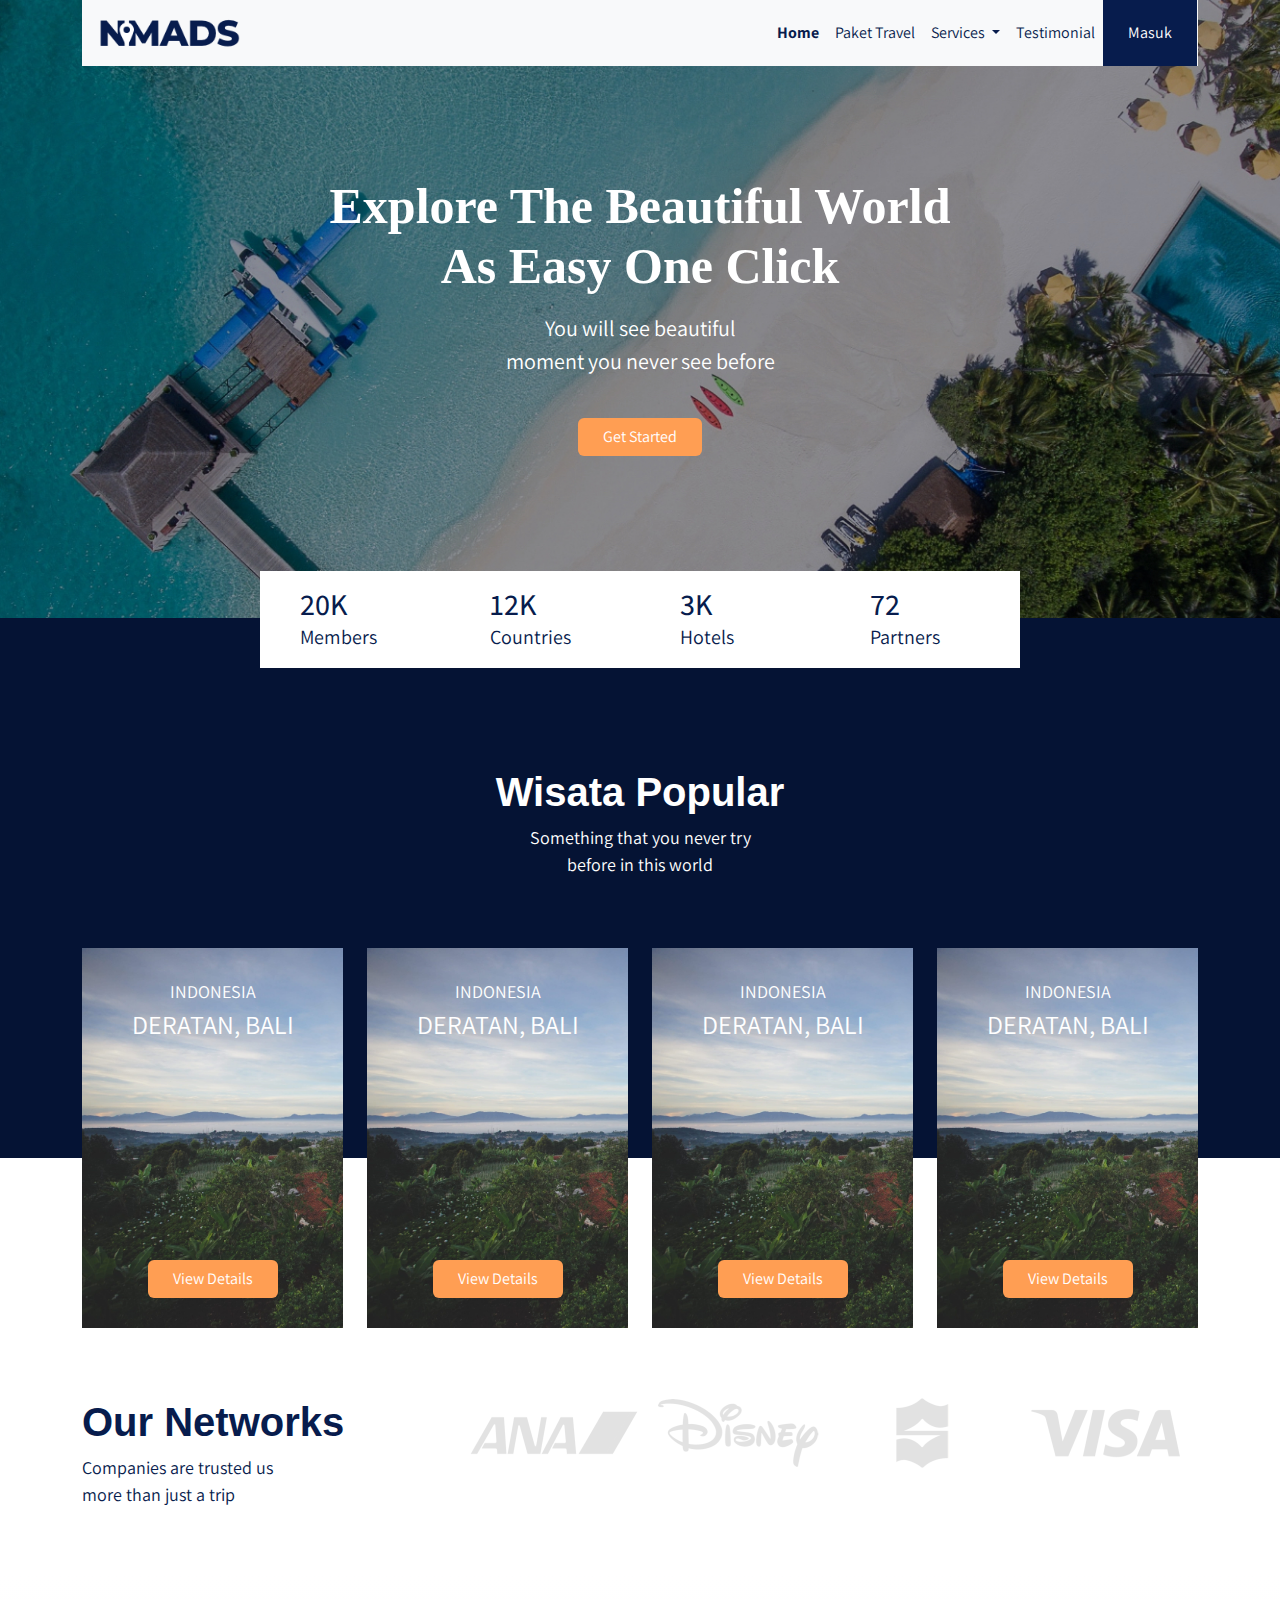
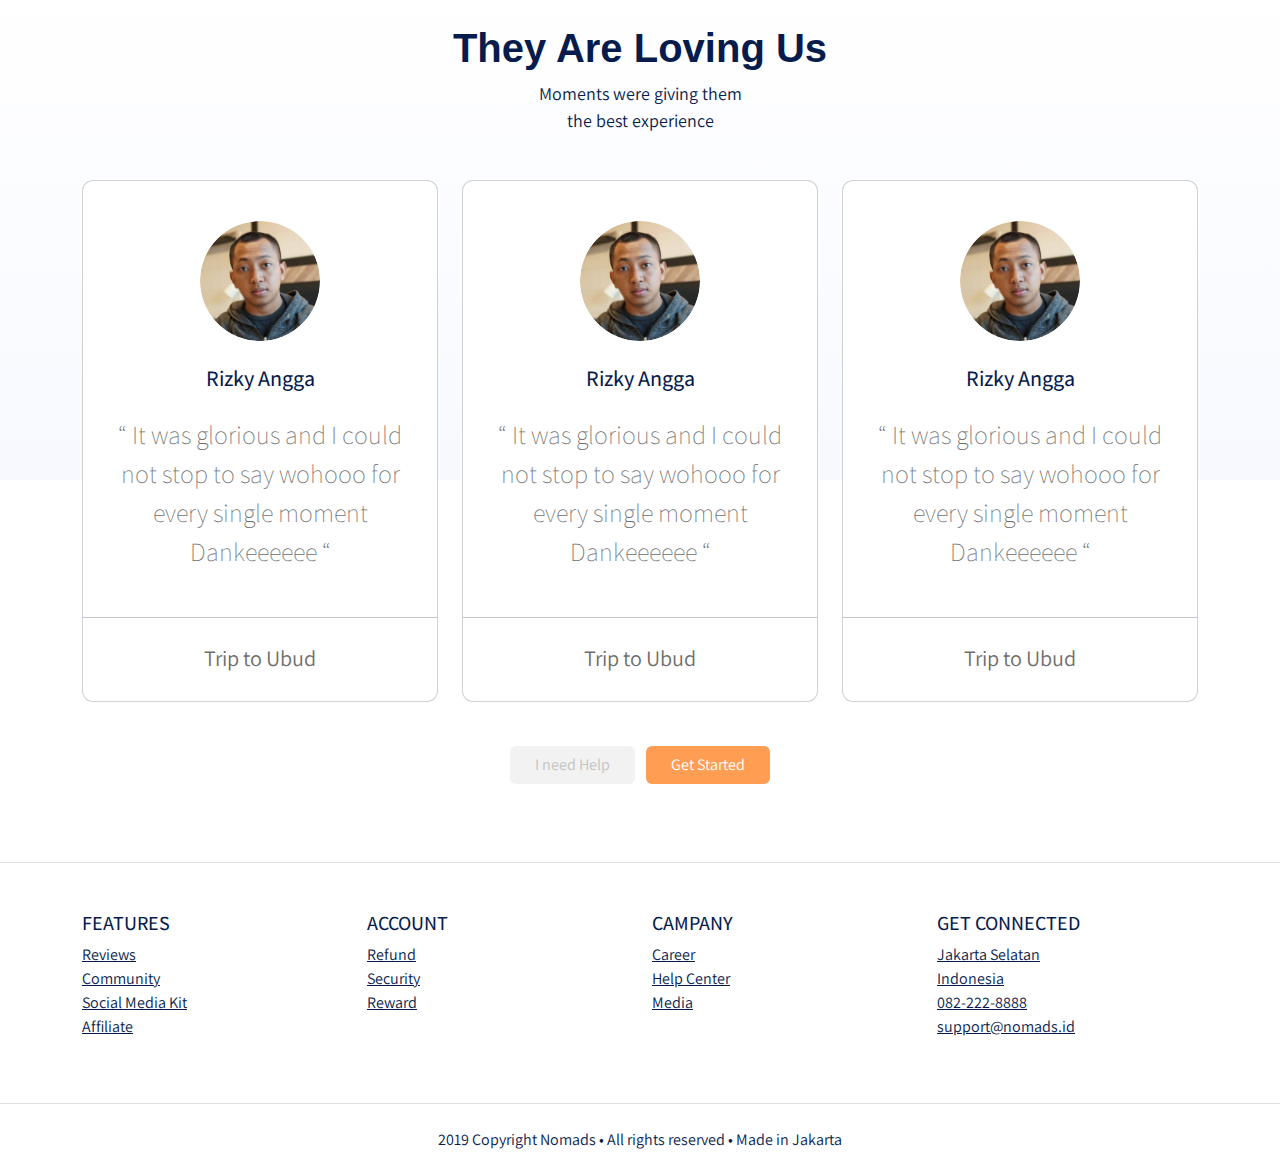
<file: index.html>
<!DOCTYPE html>
<html>
<head>
  <meta charset='utf-8'>
  <meta http-equiv='X-UA-Compatible' content='IE=edge'>
  <title>Page Title</title>
  <meta name='viewport' content='width=device-width, initial-scale=1'>
  <link rel='stylesheet' type='text/css' media='screen' href='frontend/libraries/bootstrap/css/bootstrap.css'>
  <link href="https://fonts.googleapis.com/css2?family=Assistant:wght@300&display=swap" rel="stylesheet">
  <link rel="stylesheet" href="frontend/styles/main.css">
</head>
<body>
  <!-- Navbar -->
  <div class="container">
    <nav class="navbar navbar-expand-lg bg-light">
      <div class="container-fluid">
        <a class="navbar-brand" href="#">
          <img src="frontend/images/logo.png" alt="">
        </a>
        <button class="navbar-toggler" type="button" data-bs-toggle="collapse" data-bs-target="#navbarSupportedContent" aria-controls="navbarSupportedContent" aria-expanded="false" aria-label="Toggle navigation">
          <span class="navbar-toggler-icon"></span>
        </button>
        <div class="collapse navbar-collapse" id="navbarSupportedContent">
          <ul class="navbar-nav ms-auto mb-2 mb-lg-0">
            <li class="nav-item">
              <a class="nav-link active" aria-current="page" href="#">Home</a>
            </li>
            <li class="nav-item">
              <a class="nav-link" href="#">Paket Travel</a>
            </li>
            <li class="nav-item dropdown">
              <a class="nav-link dropdown-toggle" href="#" role="button" data-bs-toggle="dropdown" aria-expanded="false">
                Services
              </a>
              <ul class="dropdown-menu">
                <li><a class="dropdown-item" href="#">Action</a></li>
                <li><a class="dropdown-item" href="#">Another action</a></li>
                <li><hr class="dropdown-divider"></li>
                <li><a class="dropdown-item" href="#">Something else here</a></li>
              </ul>
            </li>
            <li class="nav-item">
              <a class="nav-link" href="#">Testimonial</a>
            </li>
            <form action="" class="form-inline my-2 my-lg-0 d-none d-md-block">
              <button class="btn btn-login btn-navbar-right my-2 my-sm-0 px-4">
                Masuk
              </button>
            </form>
          </ul>
        </div>
      </div>
    </nav>
  </div>

  <!-- Header -->
  <header class="text-center">
    <h1>
      Explore The Beautiful World
      <br>
      As Easy One Click
    </h1>
    <p class="mt-3">
      You will see beautiful
      <br>
      moment you never see before
    </p>
    <a href="#" class="btn btn-get-started px-4 mt-4">
      Get Started
    </a>
  </header>

  <!-- main -->
  <main>
    <div class="container">
      <section class="row justify-content-center section-stats" id="stats">
        <div class="col-3 col-md-2 stats-detail">
          <h2>20K</h2>
          <p>Members</p>
        </div>
        <div class="col-3 col-md-2 stats-detail">
          <h2>12K</h2>
          <p>Countries</p>
        </div>
        <div class="col-3 col-md-2 stats-detail">
          <h2>3K</h2>
          <p>Hotels</p>
        </div>
        <div class="col-3 col-md-2 stats-detail">
          <h2>72</h2>
          <p>Partners</p>
        </div>
      </section>
    </div>

    <section class="section-popular" id="popular">
      <div class="container">
        <div class="row">
          <div class="col text-center section-popular-heading">
            <h2>
              Wisata Popular
            </h2>
            <p>
              Something that you never try
              <br>
              before in this world
            </p>
          </div>
        </div>
      </div>
    </section>

    <section class="section-popular-content" id="popular-content">
      <div class="container">
        <div class="section-popular-travel row justify-content-center">
          <div class="col-sm-6 col-md-4 col-lg-3">
            <div class="card-travel text-center d-flex flex-column" style="background-image: url('frontend/images/popular-1.jpeg');">
              <div class="travel-country">INDONESIA</div>
              <div class="travel-location">DERATAN, BALI</div>
              <div class="travel-button mt-auto">
                <a href="" class="btn btn-travel-details px-4">
                  View Details
                </a>
              </div>
            </div>
          </div>

          <div class="col-sm-6 col-md-4 col-lg-3">
            <div class="card-travel text-center d-flex flex-column" style="background-image: url('frontend/images/popular-1.jpeg');">
              <div class="travel-country">INDONESIA</div>
              <div class="travel-location">DERATAN, BALI</div>
              <div class="travel-button mt-auto">
                <a href="" class="btn btn-travel-details px-4">
                  View Details
                </a>
              </div>
            </div>
          </div>

          <div class="col-sm-6 col-md-4 col-lg-3">
            <div class="card-travel text-center d-flex flex-column" style="background-image: url('frontend/images/popular-1.jpeg');">
              <div class="travel-country">INDONESIA</div>
              <div class="travel-location">DERATAN, BALI</div>
              <div class="travel-button mt-auto">
                <a href="" class="btn btn-travel-details px-4">
                  View Details
                </a>
              </div>
            </div>
          </div>

          <div class="col-sm-6 col-md-4 col-lg-3">
            <div class="card-travel text-center d-flex flex-column" style="background-image: url('frontend/images/popular-1.jpeg');">
              <div class="travel-country">INDONESIA</div>
              <div class="travel-location">DERATAN, BALI</div>
              <div class="travel-button mt-auto">
                <a href="" class="btn btn-travel-details px-4">
                  View Details
                </a>
              </div>
            </div>
          </div>
        </div>
      </div>
    </section>

    <section class="section-networks" id="networks">
      <div class="container">
        <div class="row">
          <div class="col-md-4">
            <h2>
              Our Networks
            </h2>
            <p>
              Companies are trusted us
              <br>
              more than just a trip
            </p>
          </div>
          <div class="col-md-8 text-center">
            <img src="frontend/images/partner.png" alt="Logo Partners" class="img-partner">
          </div>
        </div>
      </div>
    </section>

    <section class="section-testimonial-heading" id="testimonialHeading">
      <div class="container">
        <div class="row">
          <div class="col text-center">
            <h2>
              They Are Loving Us
            </h2>
            <p>
              Moments were giving them
              <br>
              the best experience
            </p>
          </div>
        </div>
      </div>
    </section>

    <section class="section-testimonial-content" id="testimonialContent">
      <div class="container">
        <div class="row section-popular-travel justify-content-center">
          <div class="col-sm-6 col-md-6 col-lg-4">
            <div class="card card-testimonial text-center">
              <div class="testimonial-content">
                <img src="frontend/images/testimonial-1.png" alt="user" class="rounded-circle mb-4">
                <h3 class="mb-4">Rizky Angga</h3>
                <p class="testimonial">
                  “ It was glorious and I could not stop to say wohooo for every single moment Dankeeeeee “
                </p>
              </div>
              <hr>
              <p class="trip-to mt-2">
                Trip to Ubud
              </p>
            </div>
          </div>
          <div class="col-sm-6 col-md-6 col-lg-4">
            <div class="card card-testimonial text-center">
              <div class="testimonial-content">
                <img src="frontend/images/testimonial-1.png" alt="user" class="rounded-circle mb-4">
                <h3 class="mb-4">Rizky Angga</h3>
                <p class="testimonial">
                  “ It was glorious and I could not stop to say wohooo for every single moment Dankeeeeee “
                </p>
              </div>
              <hr>
              <p class="trip-to mt-2">
                Trip to Ubud
              </p>
            </div>
          </div>
          <div class="col-sm-6 col-md-6 col-lg-4">
            <div class="card card-testimonial text-center">
              <div class="testimonial-content">
                <img src="frontend/images/testimonial-1.png" alt="user" class="rounded-circle mb-4">
                <h3 class="mb-4">Rizky Angga</h3>
                <p class="testimonial">
                  “ It was glorious and I could not stop to say wohooo for every single moment Dankeeeeee “
                </p>
              </div>
              <hr>
              <p class="trip-to mt-2">
                Trip to Ubud
              </p>
            </div>
          </div>
        </div>
        <div class="row">
          <div class="col-12 text-center">
            <a href="#" class="btn btn-need-help px-4 mx-1 mt-4">
              I need Help
            </a>
            <a href="#" class="btn btn-get-started px-4 mx-1 mt-4">
              Get Started
            </a>
          </div>
        </div>
      </div>
    </section>

    <footer class="section-footer mt-5 mb-4 border-top">
      <div class="container py-5">
        <div class="row justify-content-center">
          <div class="col-12">
            <div class="row">
              <div class="col-12 col-lg-3">
                <h5>FEATURES</h5>
                <ul class="list-unstyled">
                  <li><a href="#">Reviews</a></li>
                  <li><a href="#">Community</a></li>
                  <li><a href="#">Social Media Kit</a></li>
                  <li><a href="#">Affiliate</a></li>
                </ul>
              </div>
              <div class="col-12 col-lg-3">
                <h5>ACCOUNT</h5>
                <ul class="list-unstyled">
                  <li><a href="#">Refund</a></li>
                  <li><a href="#">Security</a></li>
                  <li><a href="#">Reward</a></li>
                </ul>
              </div>
              <div class="col-12 col-lg-3">
                <h5>CAMPANY</h5>
                <ul class="list-unstyled">
                  <li><a href="#">Career</a></li>
                  <li><a href="#">Help Center</a></li>
                  <li><a href="#">Media</a></li>
                </ul>
              </div>
              <div class="col-12 col-lg-3">
                <h5>GET CONNECTED</h5>
                <ul class="list-unstyled">
                  <li><a href="#">Jakarta Selatan</a></li>
                  <li><a href="#">Indonesia</a></li>
                  <li><a href="#">082-222-8888</a></li>
                  <li><a href="#">support@nomads.id</a></li>
                </ul>
              </div>
            </div>
          </div>
        </div>
      </div>
      <div class="container-fluid">
        <div class="row border-top justify-content-center align-items-center pt-4">
          <div class="col-auto text-gray-500 font-weight-light">
            2019 Copyright Nomads • All rights reserved • Made in Jakarta
          </div>
        </div>
      </div>
    </footer>

  </main>
  
  <script src="frontend/libraries/jquery/jquery-3.6.1.min.js"></script>
  <!-- <script src="frontend/libraries/bootstrap/js/bootstrap.js"></script> -->
   <!-- Option 1: Bootstrap Bundle with Popper -->
  <script src="https://cdn.jsdelivr.net/npm/@popperjs/core@2.11.6/dist/umd/popper.min.js" integrity="sha384-oBqDVmMz9ATKxIep9tiCxS/Z9fNfEXiDAYTujMAeBAsjFuCZSmKbSSUnQlmh/jp3" crossorigin="anonymous"></script>
  <script src="https://cdn.jsdelivr.net/npm/bootstrap@5.2.2/dist/js/bootstrap.min.js" integrity="sha384-IDwe1+LCz02ROU9k972gdyvl+AESN10+x7tBKgc9I5HFtuNz0wWnPclzo6p9vxnk" crossorigin="anonymous"></script>
  
</body>
</html>
</file>
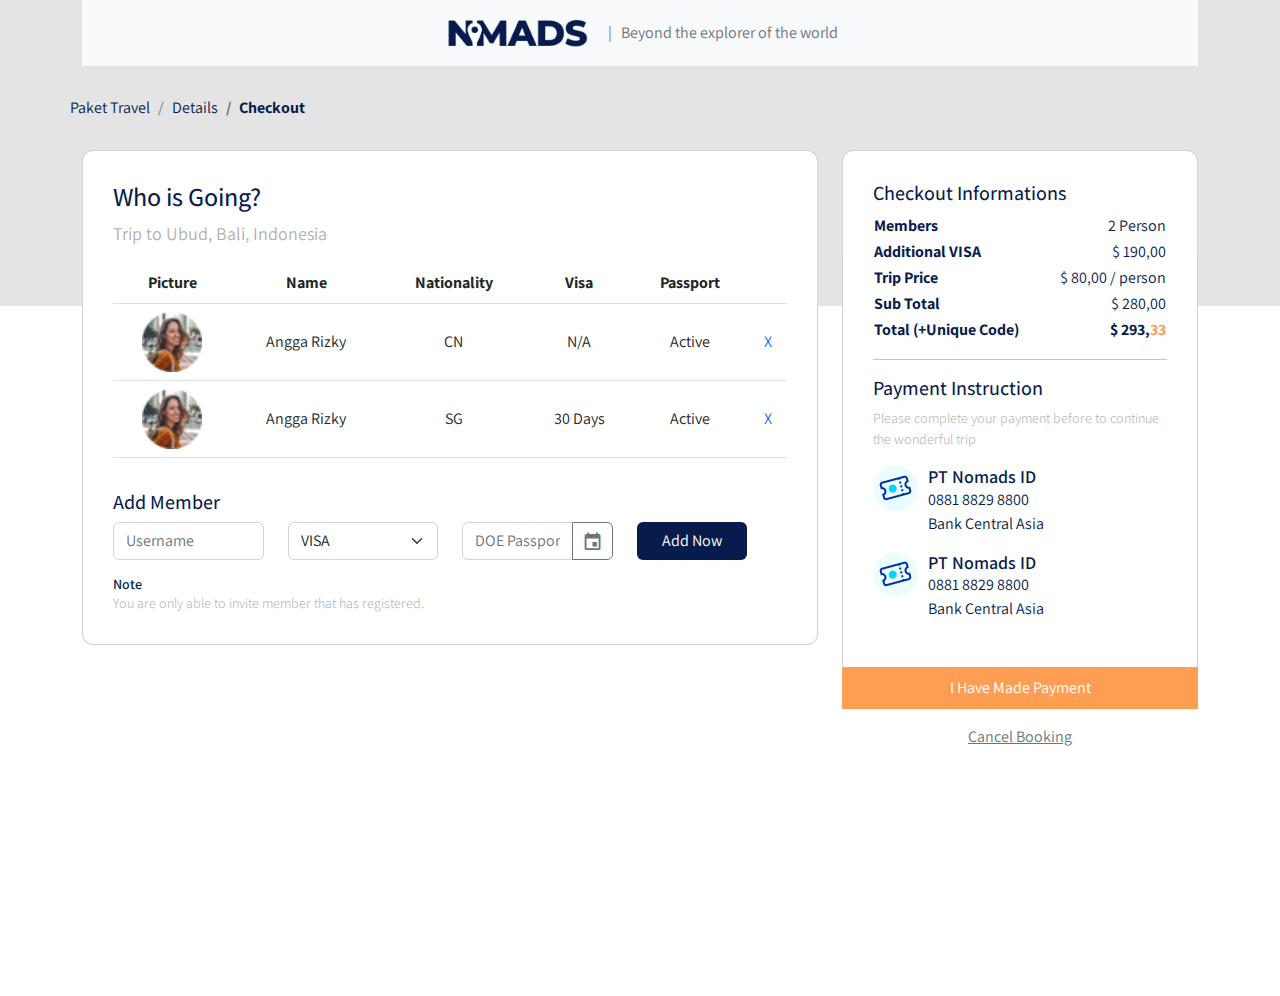
<file: checkout.html>
<!DOCTYPE html>
<html>
<head>
  <meta charset='utf-8'>
  <meta http-equiv='X-UA-Compatible' content='IE=edge'>
  <title>Page Title</title>
  <meta name='viewport' content='width=device-width, initial-scale=1'>
  <link rel='stylesheet' type='text/css' media='screen' href='frontend/libraries/bootstrap/css/bootstrap.css'>
  <link rel="stylesheet" href="frontend/libraries/xzoom/xzoom.css">
  <link rel="stylesheet" href="frontend/libraries/gijgo/combined/css/gijgo.min.css">
  <link href="https://fonts.googleapis.com/css2?family=Assistant:wght@300&display=swap" rel="stylesheet">
  <link rel="stylesheet" href="frontend/styles/main.css">
</head>
<body>
  <!-- Navbar -->
  <div class="container">
    <nav class="navbar navbar-expand-lg bg-light">
      <div class="navbar-nav ms-auto me-auto ms-sm-auto me-lg-0 me-md-auto">
        <a href="index.html" class="navbar-brand">
          <img src="frontend/images/logo.png" alt="">
        </a>
      </div>
      <ul class="navbar-nav me-auto d-none d-lg-block">
        <li>
          <span class="text-muted">
            | &nbsp; Beyond the explorer of the world
          </span>
        </li>
      </ul>
    </nav>
  </div>

  <!-- main -->
  <main>
    <section class="section-details-header"></section>
    <section class="section-details-content">
      <div class="container">
        <div class="row">
          <div class="col p-0">
            <nav>
              <ol class="breadcrumb">
                <li class="breadcrumb-item">
                  Paket Travel
                </li>
                <li class="breadcrumb-item">
                  Details
                </li>
                <li class="breadcrumb-item active">
                  Checkout
                </li>
              </ol>
            </nav>
          </div>
        </div>
        <div class="row">
          <div class="col-lg-8 pl-lg-0">
            <div class="card card-details">
              <h1>Who is Going?</h1>
              <p>Trip to Ubud, Bali, Indonesia</p>
              <div class="attendee">
                <table class="table table-responsive-sm text-center">
                  <thead>
                    <tr>
                      <th>Picture</th>
                      <th>Name</th>
                      <th>Nationality</th>
                      <th>Visa</th>
                      <th>Passport</th>
                      <th></th>
                    </tr>
                  </thead>
                  <tbody>
                    <tr>
                      <td class="align-middle">
                        <img src="frontend/images/member-1.png" height="60">
                      </td>
                      <td class="align-middle">
                        Angga Rizky
                      </td>
                      <td class="align-middle">
                        CN
                      </td>
                      <td class="align-middle">
                        N/A
                      </td>
                      <td class="align-middle">
                        Active
                      </td>
                      <td class="align-middle">
                        <a href="" class="text-decoration-none">X</a>
                      </td>
                    </tr>
                    <tr>
                      <td class="align-middle">
                        <img src="frontend/images/member-1.png" height="60">
                      </td>
                      <td class="align-middle">
                        Angga Rizky
                      </td>
                      <td class="align-middle">
                        SG
                      </td>
                      <td class="align-middle">
                        30 Days
                      </td>
                      <td class="align-middle">
                        Active
                      </td>
                      <td class="align-middle">
                        <a href="" class="text-decoration-none">X</a>
                      </td>
                    </tr>
                  </tbody>
                </table>
              </div>
              <div class="member mt-3">
                <h2>Add Member</h2>
                <form action="" class="form-inline row">
                  <div class="col-3">
                    <label for="inputUsername" class="visually-hidden">Name</label>
                    <input type="text" name="inputUsername" class="form-control mb-2 me-sm-2" id="inputUsername" placeholder="Username">
                  </div>
                  <div class="col-3">
                    <label for="inputVisa" class="visually-hidden">Visa</label>
                    <select name="inputVisa" id="inputVisa" class="custom-select form-select mb-2 me-sm-2">
                      <option value="VISA">VISA</option>
                      <option value="30 Days">30 Days</option>
                      <option value="N/A">N/A</option>
                    </select>
                  </div>
                  <div class="col-3">
                    <label for="doePassport" class="visually-hidden">DOE Passport</label>
                    <div class="input-group mb-2 me-sm-2">
                      <input type="text" class="form-control datepicker" id="doePassport" placeholder="DOE Passport">
                    </div>
                  </div>
                  <div class="col-3">
                    <button type="submit" class="btn btn-add-now mb-2 px-4">
                      Add Now
                    </button>
                  </div>
                </form>
                <h3 class="mt-2 mb-0">Note</h3>
                <p class="disclaimer mb-0">
                  You are only able to invite member that has registered.
                </p>
              </div>
            </div>
          </div>
          <div class="col-lg-4">
            <div class="card card-details card-right">
              <h2>Checkout Informations</h2>
              <table class="trip-informations">
                <tr>
                  <th width="50%">Members</th>
                  <td width="50%" class="text-end">2 Person</td>
                </tr>
                <tr>
                  <th width="50%">Additional VISA</th>
                  <td width="50%" class="text-end">$ 190,00</td>
                </tr>
                <tr>
                  <th width="50%">Trip Price</th>
                  <td width="50%" class="text-end">$ 80,00 / person</td>
                </tr>
                <tr>
                  <th width="50%">Sub Total</th>
                  <td width="50%" class="text-end">$ 280,00</td>
                </tr>
                <tr>
                  <th width="50%">Total (+Unique Code)</th>
                  <td width="50%" class="text-end">
                    <span class="text-blue">$ 293,</span><span class="text-orange">33</span> 
                  </td>
                </tr>
              </table>
              <hr>
              <h2>Payment Instruction</h2>
              <p class="payment-instructions">
                Please complete your payment before to continue the wonderful trip
              </p>
              <div class="bank">
                <div class="bank-item pb-3">
                  <img src="frontend/images/ic_event.png" alt="" class="bank-image">
                  <div class="description">
                    <h3>PT Nomads ID</h3>
                    <p>
                      0881 8829 8800
                      <br>
                      Bank Central Asia
                    </p>
                  </div>
                  <div class="clearfix"></div>
                </div>
                <div class="bank-item pb-3">
                  <img src="frontend/images/ic_event.png" alt="" class="bank-image">
                  <div class="description">
                    <h3>PT Nomads ID</h3>
                    <p>
                      0881 8829 8800
                      <br>
                      Bank Central Asia
                    </p>
                  </div>
                  <div class="clearfix"></div>
                </div>
              </div>
            </div>
            <div class="join-container">
              <a href="#" class="btn d-block btn-join-now mt-3 py-2">
                I Have Made Payment
              </a>
            </div>
            <div class="text-center mt-3">
              <a href="#" class="text-muted">
                Cancel Booking
              </a>
            </div>
          </div>
        </div>
      </div>
    </section>
  </main>
  
  <script src="frontend/libraries/jquery/jquery-3.6.1.min.js"></script>
  <!-- <script src="frontend/libraries/bootstrap/js/bootstrap.js"></script> -->
   <!-- Option 1: Bootstrap Bundle with Popper -->
  <script src="https://cdn.jsdelivr.net/npm/@popperjs/core@2.11.6/dist/umd/popper.min.js" integrity="sha384-oBqDVmMz9ATKxIep9tiCxS/Z9fNfEXiDAYTujMAeBAsjFuCZSmKbSSUnQlmh/jp3" crossorigin="anonymous"></script>
  <script src="https://cdn.jsdelivr.net/npm/bootstrap@5.2.2/dist/js/bootstrap.min.js" integrity="sha384-IDwe1+LCz02ROU9k972gdyvl+AESN10+x7tBKgc9I5HFtuNz0wWnPclzo6p9vxnk" crossorigin="anonymous"></script>
  <script src="frontend/libraries/xzoom/xzoom.min.js"></script>
  <script src="frontend/libraries/gijgo/combined/js/gijgo.min.js"></script>
  <script>
    $(document).ready(function() {
      $('.xzoom, .xzoom-gallery').xzoom({
        zoomWidth: 500,
        title: false,
        tint: '#333',
        xoffset: 15
      });

      // gijgo datepicker
      $('.datepicker').datepicker({
        uiLibrary: 'bootstrap5'
      })
    });
  </script>
  
</body>
</html>
</file>
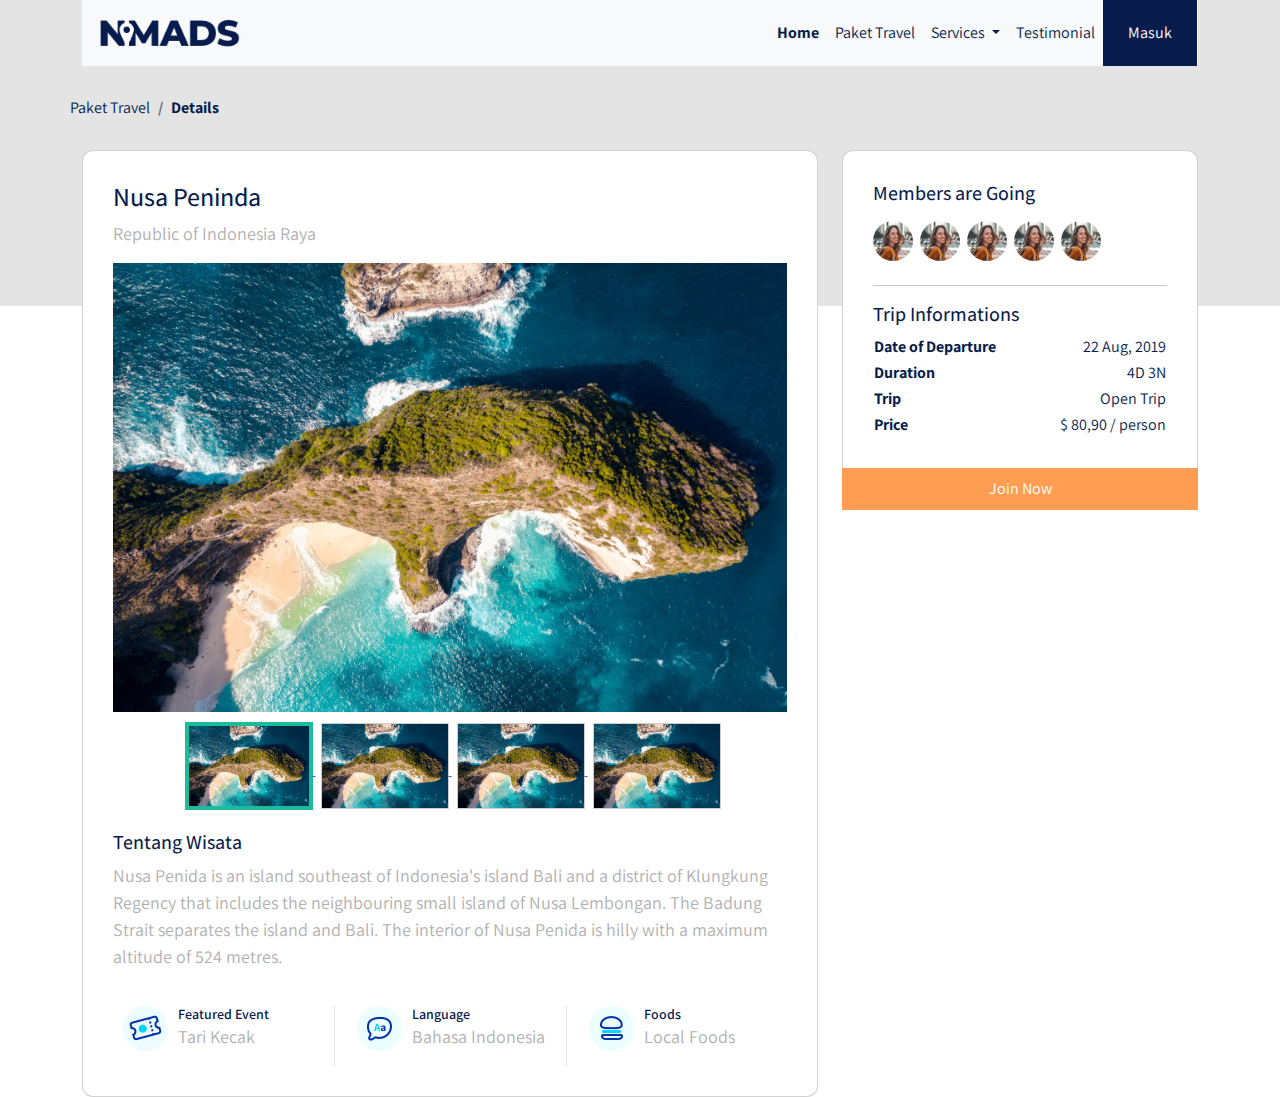
<file: details.html>
<!DOCTYPE html>
<html>
<head>
  <meta charset='utf-8'>
  <meta http-equiv='X-UA-Compatible' content='IE=edge'>
  <title>Page Title</title>
  <meta name='viewport' content='width=device-width, initial-scale=1'>
  <link rel='stylesheet' type='text/css' media='screen' href='frontend/libraries/bootstrap/css/bootstrap.css'>
  <link rel="stylesheet" href="frontend/libraries/xzoom/xzoom.css">
  <link href="https://fonts.googleapis.com/css2?family=Assistant:wght@300&display=swap" rel="stylesheet">
  <link rel="stylesheet" href="frontend/styles/main.css">
</head>
<body>
  <!-- Navbar -->
  <div class="container">
    <nav class="navbar navbar-expand-lg bg-light">
      <div class="container-fluid">
        <a class="navbar-brand" href="#">
          <img src="frontend/images/logo.png" alt="">
        </a>
        <button class="navbar-toggler" type="button" data-bs-toggle="collapse" data-bs-target="#navbarSupportedContent" aria-controls="navbarSupportedContent" aria-expanded="false" aria-label="Toggle navigation">
          <span class="navbar-toggler-icon"></span>
        </button>
        <div class="collapse navbar-collapse" id="navbarSupportedContent">
          <ul class="navbar-nav ms-auto mb-2 mb-lg-0">
            <li class="nav-item">
              <a class="nav-link active" aria-current="page" href="#">Home</a>
            </li>
            <li class="nav-item">
              <a class="nav-link" href="#">Paket Travel</a>
            </li>
            <li class="nav-item dropdown">
              <a class="nav-link dropdown-toggle" href="#" role="button" data-bs-toggle="dropdown" aria-expanded="false">
                Services
              </a>
              <ul class="dropdown-menu">
                <li><a class="dropdown-item" href="#">Action</a></li>
                <li><a class="dropdown-item" href="#">Another action</a></li>
                <li><hr class="dropdown-divider"></li>
                <li><a class="dropdown-item" href="#">Something else here</a></li>
              </ul>
            </li>
            <li class="nav-item">
              <a class="nav-link" href="#">Testimonial</a>
            </li>
            <form action="" class="form-inline my-2 my-lg-0 d-none d-md-block">
              <button class="btn btn-login btn-navbar-right my-2 my-sm-0 px-4">
                Masuk
              </button>
            </form>
          </ul>
        </div>
      </div>
    </nav>
  </div>

  <!-- main -->
  <main>
    <section class="section-details-header"></section>
    <section class="section-details-content">
      <div class="container">
        <div class="row">
          <div class="col p-0">
            <nav>
              <ol class="breadcrumb">
                <li class="breadcrumb-item">
                  Paket Travel
                </li>
                <li class="breadcrumb-item active">
                  Details
                </li>
              </ol>
            </nav>
          </div>
        </div>
        <div class="row">
          <div class="col-lg-8 pl-lg-0">
            <div class="card card-details">
              <h1>Nusa Peninda</h1>
              <p>Republic of Indonesia Raya</p>
              <div class="gallery">
                <div class="xzoom-container">
                  <img src="frontend/images/details-gallery.jpeg" alt="" class="xzoom" id="xzoom-default" xoriginal="frontend/images/details-gallery.jpeg">
                  <div class="xzoom-thumbs">
                    <a href="frontend/images/details-gallery.jpeg">
                      <img src="frontend/images/details-gallery.jpeg" alt="" class="xzoom-gallery" width="128" xpreview="frontend/images/details-gallery.jpeg">
                    </a>
                    <a href="frontend/images/details-gallery.jpeg">
                      <img src="frontend/images/details-gallery.jpeg" alt="" class="xzoom-gallery" width="128" xpreview="frontend/images/details-gallery.jpeg">
                    </a>
                    <a href="frontend/images/details-gallery.jpeg">
                      <img src="frontend/images/details-gallery.jpeg" alt="" class="xzoom-gallery" width="128" xpreview="frontend/images/details-gallery.jpeg">
                    </a>
                    <a href="frontend/images/details-gallery.jpeg">
                      <img src="frontend/images/details-gallery.jpeg" alt="" class="xzoom-gallery" width="128" xpreview="frontend/images/details-gallery.jpeg">
                    </a>
                  </div>
                </div>
              </div>
              <h2>Tentang Wisata</h2>
              <p>
                Nusa Penida is an island southeast of Indonesia's island Bali and a district of Klungkung Regency that includes the neighbouring small island of Nusa Lembongan. The Badung Strait separates the island and Bali. The interior of Nusa Penida is hilly with a maximum altitude of 524 metres.
              </p>
              <div class="features row">
                <div class="col-md-4">
                  <div class="description">
                    <img src="frontend/images/ic_event.png" alt="" class="features-image">
                    <div class="description">
                      <h3>Featured Event</h3>
                      <p>Tari Kecak</p>
                    </div>
                  </div>
                </div>
                <div class="col-md-4 border-start">
                  <div class="description">
                    <img src="frontend/images/ic_language.png" alt="" class="features-image">
                    <div class="description">
                      <h3>Language</h3>
                      <p>Bahasa Indonesia</p>
                    </div>
                  </div>
                </div>
                <div class="col-md-4 border-start">
                  <div class="description">
                    <img src="frontend/images/ic_foods.png" alt="" class="features-image">
                    <div class="description">
                      <h3>Foods</h3>
                      <p>Local Foods</p>
                    </div>
                  </div>
                </div>
              </div>
            </div>
          </div>
          <div class="col-lg-4">
            <div class="card card-details card-right">
              <h2>Members are Going</h2>
              <div class="members my-2">
                <img src="frontend/images/member-1.png" alt="" class="member-image me-1">
                <img src="frontend/images/member-1.png" alt="" class="member-image me-1">
                <img src="frontend/images/member-1.png" alt="" class="member-image me-1">
                <img src="frontend/images/member-1.png" alt="" class="member-image me-1">
                <img src="frontend/images/member-1.png" alt="" class="member-image me-1">
              </div>
              <hr>
              <h2>Trip Informations</h2>
              <table class="trip-informations">
                <tr>
                  <th width="50%">Date of Departure</th>
                  <td width="50%" class="text-end">22 Aug, 2019</td>
                </tr>
                <tr>
                  <th width="50%">Duration</th>
                  <td width="50%" class="text-end">4D 3N</td>
                </tr>
                <tr>
                  <th width="50%">Trip</th>
                  <td width="50%" class="text-end">Open Trip</td>
                </tr>
                <tr>
                  <th width="50%">Price</th>
                  <td width="50%" class="text-end">$ 80,90 / person</td>
                </tr>
              </table>
            </div>
            <div class="join-container">
              <a href="#" class="btn d-block btn-join-now mt-3 py-2">
                Join Now
              </a>
            </div>
          </div>
        </div>
      </div>
    </section>
  </main>
  
  <script src="frontend/libraries/jquery/jquery-3.6.1.min.js"></script>
  <!-- <script src="frontend/libraries/bootstrap/js/bootstrap.js"></script> -->
   <!-- Option 1: Bootstrap Bundle with Popper -->
  <script src="https://cdn.jsdelivr.net/npm/@popperjs/core@2.11.6/dist/umd/popper.min.js" integrity="sha384-oBqDVmMz9ATKxIep9tiCxS/Z9fNfEXiDAYTujMAeBAsjFuCZSmKbSSUnQlmh/jp3" crossorigin="anonymous"></script>
  <script src="https://cdn.jsdelivr.net/npm/bootstrap@5.2.2/dist/js/bootstrap.min.js" integrity="sha384-IDwe1+LCz02ROU9k972gdyvl+AESN10+x7tBKgc9I5HFtuNz0wWnPclzo6p9vxnk" crossorigin="anonymous"></script>
  <script src="frontend/libraries/xzoom/xzoom.min.js"></script>
  <script>
    $(document).ready(function() {
      $('.xzoom, .xzoom-gallery').xzoom({
        zoomWidth: 500,
        title: false,
        tint: '#333',
        xoffset: 15
      });
    });
  </script>
  
</body>
</html>
</file>
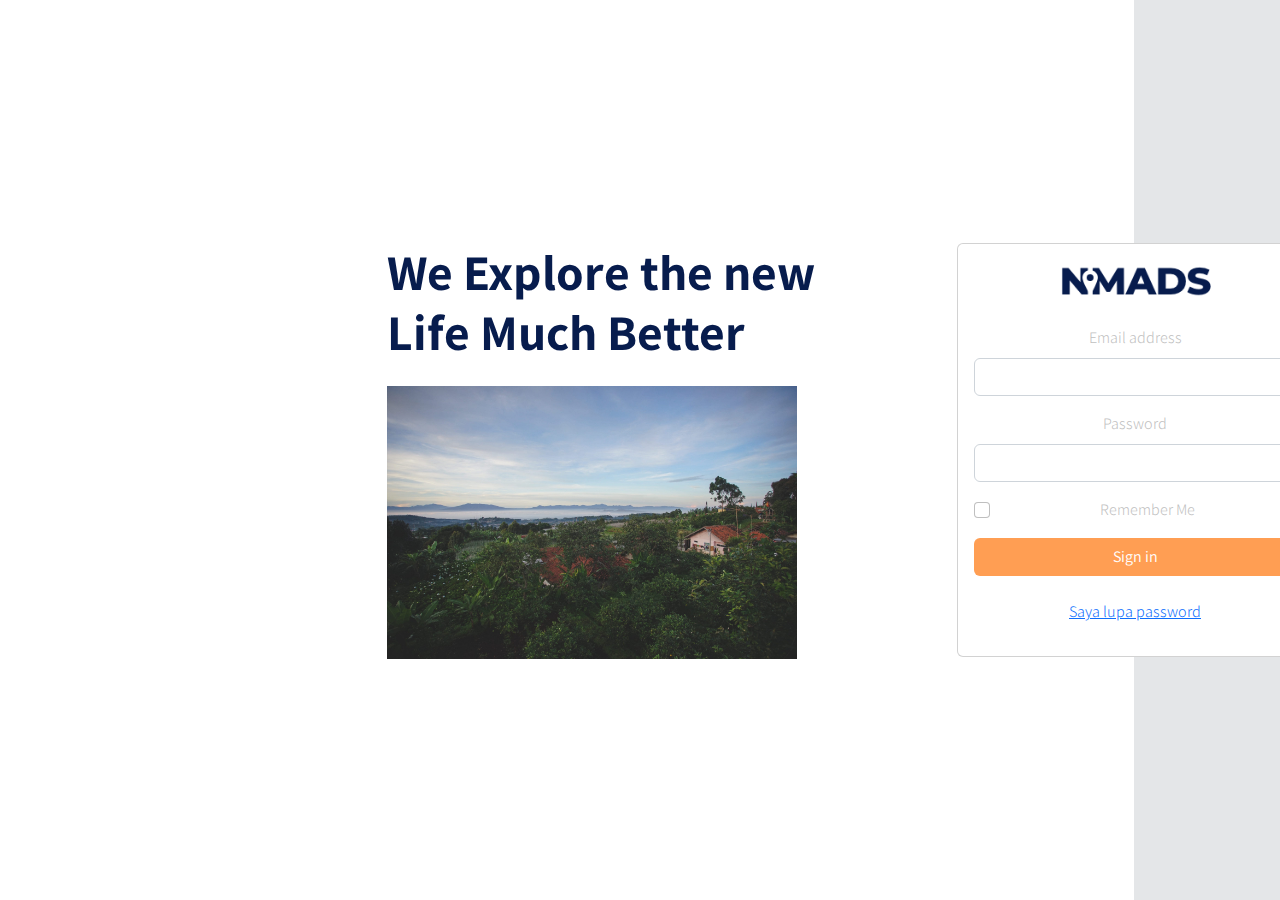
<file: login.html>
<!DOCTYPE html>
<html>
<head>
  <meta charset='utf-8'>
  <meta http-equiv='X-UA-Compatible' content='IE=edge'>
  <title>Page Title</title>
  <meta name='viewport' content='width=device-width, initial-scale=1'>
  <link rel='stylesheet' type='text/css' media='screen' href='frontend/libraries/bootstrap/css/bootstrap.css'>
  <link rel="stylesheet" href="frontend/libraries/xzoom/xzoom.css">
  <link rel="stylesheet" href="frontend/libraries/gijgo/combined/css/gijgo.min.css">
  <link href="https://fonts.googleapis.com/css2?family=Assistant:wght@300&display=swap" rel="stylesheet">
  <link rel="stylesheet" href="frontend/styles/main.css">
</head>
<body>

  <!-- main -->
  <main class="login-container">
    <div class="container">
      <div class="row page-login d-flex align-items-center">
        <div class="section-left col-12 col-md-6">
          <h1 class="mb-4">We Explore the new <br> Life Much Better</h1>
          <img src="frontend/images/popular-1.jpeg" alt="" class="w-75 d-none d-sm-flex">
        </div>
        <div class="section-right col-12 col-md-4">
          <div class="card">
            <div class="card-body">
              
              <div class="text-center">
                <img src="frontend/images/logo.png" alt="" class="w-50 mb-4">
              </div>

              <form>
                <div class="mb-3">
                  <label for="exampleInputEmail1" class="form-label">Email address</label>
                  <input type="email" class="form-control" id="exampleInputEmail1" aria-describedby="emailHelp">
                </div>
                <div class="mb-3">
                  <label for="exampleInputPassword1" class="form-label">Password</label>
                  <input type="password" class="form-control" id="exampleInputPassword1">
                </div>
                <div class="mb-3 form-check">
                  <input type="checkbox" class="form-check-input" id="exampleCheck1">
                  <label class="form-check-label" for="exampleCheck1">Remember Me</label>
                </div>
                <button type="submit" class="btn btn-login d-block w-100">Sign in</button>
                <p class="text-center mt-4">
                  <a href="">Saya lupa password</a>
                </p>
              </form>

            </div>
          </div>
        </div>
      </div>
    </div>
  </main>
  
  <script src="frontend/libraries/jquery/jquery-3.6.1.min.js"></script>
  <!-- <script src="frontend/libraries/bootstrap/js/bootstrap.js"></script> -->
   <!-- Option 1: Bootstrap Bundle with Popper -->
  <script src="https://cdn.jsdelivr.net/npm/@popperjs/core@2.11.6/dist/umd/popper.min.js" integrity="sha384-oBqDVmMz9ATKxIep9tiCxS/Z9fNfEXiDAYTujMAeBAsjFuCZSmKbSSUnQlmh/jp3" crossorigin="anonymous"></script>
  <script src="https://cdn.jsdelivr.net/npm/bootstrap@5.2.2/dist/js/bootstrap.min.js" integrity="sha384-IDwe1+LCz02ROU9k972gdyvl+AESN10+x7tBKgc9I5HFtuNz0wWnPclzo6p9vxnk" crossorigin="anonymous"></script>
  
</body>
</html>
</file>
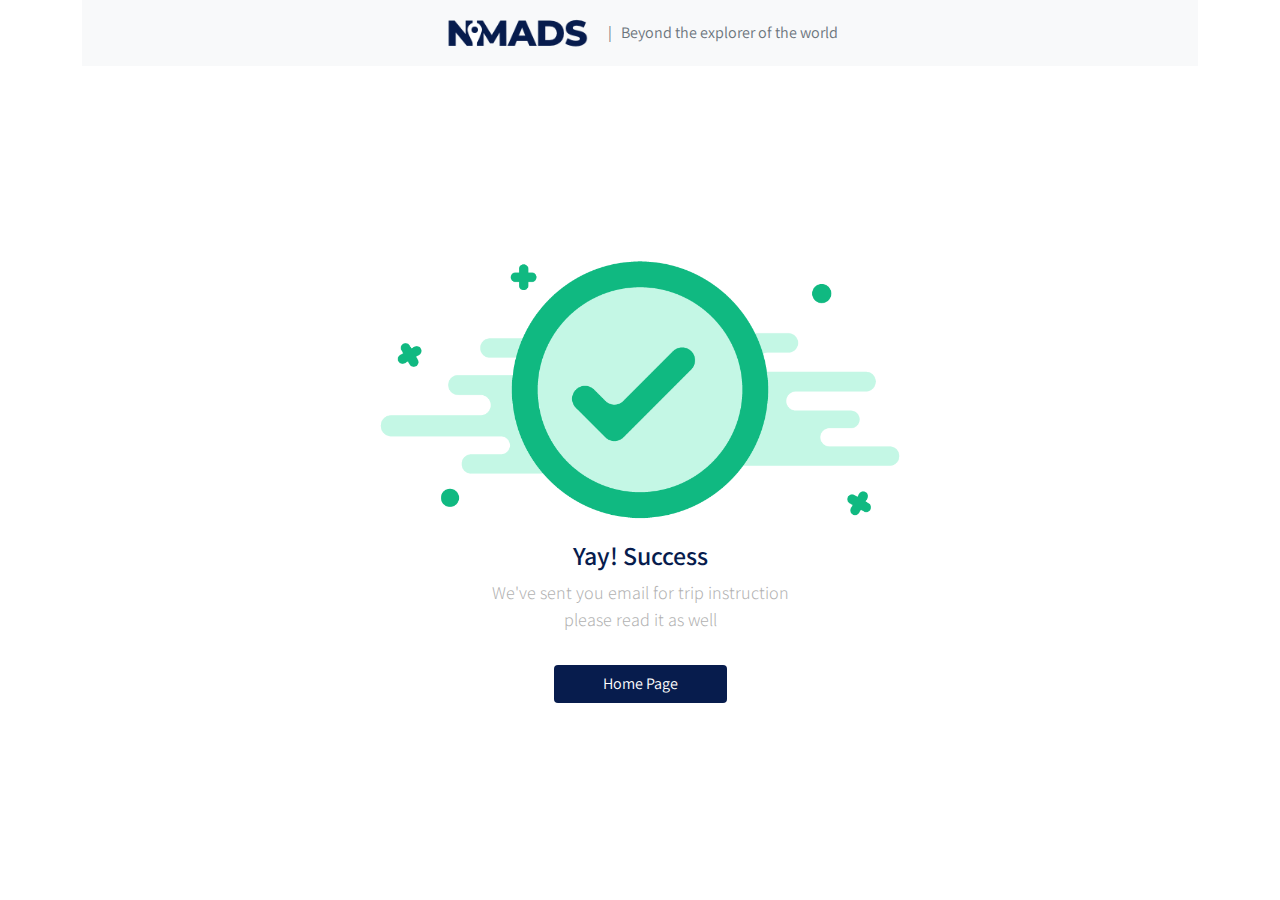
<file: success.html>
<!DOCTYPE html>
<html>
<head>
  <meta charset='utf-8'>
  <meta http-equiv='X-UA-Compatible' content='IE=edge'>
  <title>Page Title</title>
  <meta name='viewport' content='width=device-width, initial-scale=1'>
  <link rel='stylesheet' type='text/css' media='screen' href='frontend/libraries/bootstrap/css/bootstrap.css'>
  <link rel="stylesheet" href="frontend/libraries/xzoom/xzoom.css">
  <link rel="stylesheet" href="frontend/libraries/gijgo/combined/css/gijgo.min.css">
  <link href="https://fonts.googleapis.com/css2?family=Assistant:wght@300&display=swap" rel="stylesheet">
  <link rel="stylesheet" href="frontend/styles/main.css">
</head>
<body>
  <!-- Navbar -->
  <div class="container">
    <nav class="navbar navbar-expand-lg bg-light">
      <div class="navbar-nav ms-auto me-auto ms-sm-auto me-lg-0 me-md-auto">
        <a href="index.html" class="navbar-brand">
          <img src="frontend/images/logo.png" alt="">
        </a>
      </div>
      <ul class="navbar-nav me-auto d-none d-lg-block">
        <li>
          <span class="text-muted">
            | &nbsp; Beyond the explorer of the world
          </span>
        </li>
      </ul>
    </nav>
  </div>

  <!-- main -->
  <main>
    <div class="section-success d-flex align-items-center">
      <div class="col text-center">
        <img src="frontend/images/success.png" alt="" width="600">
        <h1>Yay! Success</h1>
        <p>
          We've sent you email for trip instruction
          <br>
          please read it as well
        </p>
        <a href="index.html" class="btn btn-home-page mt-3 px-5">
          Home Page
        </a>
      </div>
    </div>
  </main>
  
  <script src="frontend/libraries/jquery/jquery-3.6.1.min.js"></script>
  <!-- <script src="frontend/libraries/bootstrap/js/bootstrap.js"></script> -->
   <!-- Option 1: Bootstrap Bundle with Popper -->
  <script src="https://cdn.jsdelivr.net/npm/@popperjs/core@2.11.6/dist/umd/popper.min.js" integrity="sha384-oBqDVmMz9ATKxIep9tiCxS/Z9fNfEXiDAYTujMAeBAsjFuCZSmKbSSUnQlmh/jp3" crossorigin="anonymous"></script>
  <script src="https://cdn.jsdelivr.net/npm/bootstrap@5.2.2/dist/js/bootstrap.min.js" integrity="sha384-IDwe1+LCz02ROU9k972gdyvl+AESN10+x7tBKgc9I5HFtuNz0wWnPclzo6p9vxnk" crossorigin="anonymous"></script>
  <script src="frontend/libraries/xzoom/xzoom.min.js"></script>
  <script src="frontend/libraries/gijgo/combined/js/gijgo.min.js"></script>
  <script>
    $(document).ready(function() {
      $('.xzoom, .xzoom-gallery').xzoom({
        zoomWidth: 500,
        title: false,
        tint: '#333',
        xoffset: 15
      });

      // gijgo datepicker
      $('.datepicker').datepicker({
        uiLibrary: 'bootstrap5'
      })
    });
  </script>
  
</body>
</html>
</file>
<file: frontend/styles/main.css>
body {
  background-color: #ffffff;
  font-family: "Assistant", sans-serif;
  color: #071C4D;
}

.navbar-brand img {
  max-height: 40px;
}

.navbar-nav .nav-item .nav-link {
  color: #071C4D;
}
.navbar-nav .nav-item .nav-link.active {
  color: #071C4D;
  font-weight: bold;
}

.btn-navbar-right {
  margin-top: -13px !important;
  margin-right: -11px !important;
  margin-bottom: -22px !important;
  border-radius: 0;
  height: 66px;
}

.btn-login {
  background-color: #071C4D;
  color: #ffffff;
}
.btn-login:hover {
  background-color: #1E3771;
  color: #ffffff;
}

header {
  padding: 180px 0 165px;
  margin-top: -70px;
  background-image: url("../images/header.jpg");
  background-size: cover;
}
header h1, header p {
  color: #ffffff;
}
header h1 {
  font-family: serif;
  font-weight: bold;
  font-size: 50px;
}
header p {
  font-size: 22px;
}
header .btn-get-started {
  background-color: #FF9E53;
  color: #ffffff;
}
header .btn-get-started:hover {
  background-color: #FFAA69;
  color: #ffffff;
}

.section-stats {
  margin-top: -50px;
}
.section-stats .stats-detail {
  background-color: #ffffff;
  padding-top: 15px;
  padding-left: 40px;
}
.section-stats .stats-detail h2 {
  font-size: 30px;
  margin-bottom: 0;
}
.section-stats .stats-detail p {
  font-size: 20px;
}

.section-popular {
  min-height: 540px;
  background-color: #051334;
  margin-top: -50px;
  margin-bottom: -230px;
}
.section-popular .section-popular-heading {
  margin-top: 150px;
}
.section-popular .section-popular-heading h2, .section-popular .section-popular-heading p {
  color: #ffffff;
}
.section-popular .section-popular-heading h2 {
  font-family: sans-serif;
  font-weight: bold;
  font-size: 40px;
}
.section-popular .section-popular-heading p {
  font-size: 18px;
}

.section-popular-content .section-popular-travel .card-travel {
  min-height: 380px;
  background-color: #ffffff;
  color: #000;
  padding: 30px;
  background-size: cover;
  margin-top: 20px;
}
.section-popular-content .section-popular-travel .travel-country {
  font-size: 18px;
  color: #ffffff;
}
.section-popular-content .section-popular-travel .travel-location {
  font-size: 26px;
  color: #ffffff;
}
.section-popular-content .section-popular-travel .travel-button .btn-travel-details {
  background-color: #FF9E53;
  color: #ffffff;
}
.section-popular-content .section-popular-travel .travel-button .btn-travel-details:hover {
  background-color: #FFAA69;
  color: #ffffff;
}

.section-networks {
  background-color: #ffffff;
  margin-top: -170px;
  padding-top: 240px;
  padding-bottom: 50px;
}
.section-networks h2 {
  font-family: sans-serif;
  font-weight: bold;
  font-size: 40px;
}
.section-networks p {
  font-size: 18px;
}
.section-networks img {
  max-width: 100%;
}

.section-testimonial-heading {
  background: linear-gradient(#fff 0%, #f7f9ff 100%);
  padding-top: 50px;
  min-height: 506px;
}
.section-testimonial-heading h2 {
  font-family: sans-serif;
  font-weight: bold;
  font-size: 40px;
}
.section-testimonial-heading p {
  font-size: 18px;
}

.section-testimonial-content {
  margin-top: -300px;
  padding-bottom: 30px;
}
.section-testimonial-content .card-testimonial {
  padding: 40px 20px 10px;
  border-radius: 11px;
  margin-bottom: 20px;
}
.section-testimonial-content .card-testimonial .testimonial-content {
  min-height: 380px;
}
.section-testimonial-content .card-testimonial h3 {
  font-size: 22px;
}
.section-testimonial-content .card-testimonial .testimonial {
  font-weight: 200;
  font-size: 26px;
  color: #6e6e6e;
  min-height: 160px;
}
.section-testimonial-content .card-testimonial .trip-to {
  font-weight: normal;
  font-size: 22px;
  color: #6e6e6e;
}
.section-testimonial-content .card-testimonial hr {
  margin-left: -20px;
  margin-right: -20px;
}
.section-testimonial-content .btn-get-started {
  background-color: #FF9E53;
  color: #ffffff;
}
.section-testimonial-content .btn-get-started:hover {
  background-color: #FFAA69;
  color: #ffffff;
}
.section-testimonial-content .btn-need-help {
  background-color: #f2f2f2;
  color: #c3c3c3;
}
.section-testimonial-content .btn-need-help:hover {
  background-color: #fafafa;
  color: #c3c3c3;
}

.section-footer a {
  color: #071C4D;
}

.section-details-header {
  min-height: 310px;
  background: #e4e4e4;
  margin-top: -70px;
}

.section-details-content {
  margin-top: -210px;
  min-height: 100vh;
}
.section-details-content .breadcrumb {
  background-color: transparent;
  padding: 0;
  margin-bottom: 30px;
}
.section-details-content .breadcrumb-item.active {
  font-weight: bold;
  color: #071C4D;
}
.section-details-content .card-details {
  padding: 30px;
  border-radius: 11px;
}
.section-details-content .card-details h1 {
  font-size: 26px;
}
.section-details-content .card-details h2 {
  font-size: 20px;
}
.section-details-content .card-details p {
  font-size: 18px;
  color: #b1b1b1;
}
.section-details-content .card-details h3 {
  font-weight: 600;
  font-size: 14px;
  color: #071C4D;
}
.section-details-content .card-details .trip-informations .text-blue {
  color: #071C4D;
  font-weight: bold;
}
.section-details-content .card-details .trip-informations .text-orange {
  color: #FF9E53;
  font-weight: bold;
}
.section-details-content .card-details .payment-instructions {
  font-weight: 300;
  font-size: 14px;
  color: #b1b1b1;
}
.section-details-content .card-details .bank .bank-item h3 {
  font-size: 18px;
  color: #071C4D;
  margin-bottom: 0;
}
.section-details-content .card-details .bank .bank-item p {
  margin-bottom: 0;
}
.section-details-content .card-details .bank .bank-item .description {
  margin-left: 10px;
  overflow: hidden;
  float: left;
}
.section-details-content .card-details .bank .bank-item .description p {
  font-weight: normal;
  font-size: 16px;
  color: #071C4D;
}
.section-details-content .card-details .bank .bank-image {
  width: 45px;
  height: 45px;
  float: left;
}
.section-details-content .card-details .disclaimer {
  font-weight: 300;
  font-size: 14px !important;
  color: #b1b1b1;
}
.section-details-content .card-details .btn-add-now {
  background-color: #071C4D;
  color: #fff;
}
.section-details-content .card-details .btn-add-now:hover {
  background-color: #1E3771;
  color: #fff;
}
.section-details-content .card-right {
  border-bottom-left-radius: 0;
  border-bottom-right-radius: 0;
  border-bottom: 0;
}
.section-details-content .features {
  margin-top: 20px;
}
.section-details-content h3 {
  font-size: 18px;
  color: #071C4D;
  margin-bottom: 0;
}
.section-details-content p {
  margin-top: 0;
}
.section-details-content .description {
  margin-left: 10px;
  float: left;
  overflow: hidden;
}
.section-details-content .features-image {
  width: 45px;
  height: 45px;
  float: left;
}
.section-details-content .gallery .xzoom-container {
  display: block;
}
.section-details-content .gallery .xzoom-container .xzoom {
  width: 100%;
  box-shadow: none;
  margin-bottom: 10px;
}
.section-details-content .gallery .xzoom-container .xactive {
  border: 4px solid #1ABC9C;
  box-shadow: none;
}
.section-details-content .member .member-image {
  width: 40px;
  height: 40px;
}
.section-details-content .join-container {
  margin-top: -16px;
}
.section-details-content .btn-join-now {
  background-color: #FF9E53;
  color: #fff;
  border-radius: 0;
}
.section-details-content .btn-join-now:hover {
  background-color: #FFB57C;
  color: #fff;
}

.section-success {
  height: 90vh;
}
.section-success h1 {
  font-weight: 600;
  font-size: 26px;
  color: #071C4D;
}
.section-success p {
  font-weight: 300;
  font-size: 18px;
  color: #b1b1b1;
}
.section-success .btn-home-page {
  background-color: #071C4D;
  color: #fff;
  border-radius: 4px;
}
.section-success .btn-home-page:hover {
  background-color: #1E3771;
  color: #fff;
}

.login-container {
  background: linear-gradient(90deg, #ffffff 60%, #E4E6E8 40%);
  width: 210vh;
  height: 100vh;
}

.page-login {
  height: 100vh;
}
.page-login .btn-login {
  background-color: #FF9E53;
  color: #fff;
}
.page-login .btn-login:hover {
  color: #fff;
}
.page-login .section-left h1 {
  font-weight: bold;
  font-size: 50px;
  text-align: left;
  color: #071C4D;
}
.page-login .section-right {
  font-weight: 300;
  text-decoration: none;
  font-size: 16px;
  text-align: center;
  color: #bfbfbf;
}/*# sourceMappingURL=main.css.map */
</file>
<file: frontend/libraries/xzoom/xzoom.css>
/* Compatibility styles for frameworks like bootstrap, foundation e.t.c */
.xzoom-source img, .xzoom-preview img, .xzoom-lens img {
  display: block;
  max-width: none;
  max-height: none;
  -webkit-transition: none;
  -moz-transition: none;
  -o-transition: none;
  transition: none;
}
/* --------------- */

/* xZoom Styles below */
.xzoom-container { 
  display: inline-block;
}

.xzoom-thumbs {
  text-align: center;
  margin-bottom: 10px;
}

.xzoom { 
  -webkit-box-shadow: 0px 0px 5px 0px rgba(0,0,0,0.5);
  -moz-box-shadow: 0px 0px 5px 0px rgba(0,0,0,0.5);
  box-shadow: 0px 0px 5px 0px rgba(0,0,0,0.5);  
}
.xzoom2, .xzoom3, .xzoom4, .xzoom5 {
  -webkit-box-shadow: 0px 0px 5px 0px rgba(0,0,0,0.5);
  -moz-box-shadow: 0px 0px 5px 0px rgba(0,0,0,0.5);
  box-shadow: 0px 0px 5px 0px rgba(0,0,0,0.5);
}

/* Thumbs */
.xzoom-gallery, .xzoom-gallery2, .xzoom-gallery3, .xzoom-gallery4, .xzoom-gallery5 {
  border: 1px solid #cecece;
  margin-left: 5px;
  margin-bottom: 10px;
}

.xzoom-source, .xzoom-hidden {
  display: block;
  position: static;
  float: none;
  clear: both;
}

/* Everything out of border is hidden */
.xzoom-hidden {
  overflow: hidden;
}

/* Preview */
.xzoom-preview {
  border: 1px solid #888;
  background: #2f4f4f;
  box-shadow: -0px -0px 10px rgba(0,0,0,0.50);
}

/* Lens */
.xzoom-lens {
  border: 1px solid #555;
  box-shadow: -0px -0px 10px rgba(0,0,0,0.50);
  cursor: crosshair;
}

/* Loading */
.xzoom-loading {
  background-position: center center;
  background-repeat: no-repeat;
  border-radius: 100%;
  opacity: .7;
  background: url(../example/images/xloading.gif);
  width: 48px;
  height: 48px;
}

/* Additional class that applied to thumb when it is active */
.xactive {
  -webkit-box-shadow: 0px 0px 3px 0px rgba(74,169,210,1);
  -moz-box-shadow: 0px 0px 3px 0px rgba(74,169,210,1);
  box-shadow: 0px 0px 3px 0px rgba(74,169,210,1); 
  border: 1px solid #4aaad2;
}

/* Caption */
.xzoom-caption {
  position: absolute;
  bottom: -43px;
  left: 0;
  background: #000;
  width: 100%;
  text-align: left;
}

.xzoom-caption span {
  color: #fff;
  font-family: Arial, sans-serif;
  display: block;
  font-size: 0.75em;
  font-weight: bold;
  padding: 10px;
}
</file>
<file: frontend/libraries/gijgo/combined/css/gijgo.min.css>
.gj-font-size-16,.gj-textbox-md{font-size:16px}.gj-button-md,.gj-modal{overflow:hidden;outline:0}.gj-button{background-color:#f5f5f5;border:1px solid #ddd;color:#000;border-radius:3px;padding:6px 10px;cursor:pointer}.gj-unselectable{-webkit-touch-callout:none;-webkit-user-select:none;-khtml-user-select:none;-moz-user-select:none;-ms-user-select:none;user-select:none}.gj-row{display:-webkit-box;display:-ms-flexbox;display:flex;-ms-flex-wrap:wrap;flex-wrap:wrap}.gj-margin-left-5{margin-left:5px}.gj-margin-left-10{margin-left:10px}.gj-width-full{width:100%}.gj-cursor-pointer{cursor:pointer}.gj-text-align-center{text-align:center}.gj-hidden{display:none}.gj-button-md{background:0 0;border:none;border-radius:2px;color:rgba(0,0,0,.87);position:relative;height:36px;margin:0;min-width:64px;padding:0 16px;display:inline-block;font-family:Roboto,Helvetica,Arial,sans-serif;font-size:1rem;font-weight:500;text-transform:uppercase;letter-spacing:0;will-change:box-shadow;transition:box-shadow .2s cubic-bezier(.4,0,1,1),background-color .2s cubic-bezier(.4,0,.2,1),color .2s cubic-bezier(.4,0,.2,1);cursor:pointer;text-decoration:none;text-align:center;line-height:36px;vertical-align:middle;-webkit-user-select:none;-moz-user-select:none;-ms-user-select:none;user-select:none}.gj-button-md:hover{background-color:rgba(158,158,158,.2)}.gj-button-md:disabled{color:rgba(0,0,0,.26);background:0 0}.gj-button-md .gj-icon,.gj-button-md .material-icons{vertical-align:middle}.gj-button-md.gj-button-md-icon{width:24px;height:31px;min-width:24px;padding:0;display:table}.gj-button-md.gj-button-md-icon .gj-icon,.gj-button-md.gj-button-md-icon .material-icons{display:table-cell;margin-right:0;width:24px;height:24px}.gj-button-md.active{background-color:rgba(158,158,158,.4)}.gj-button-md-group{position:relative;display:inline-block;vertical-align:middle}.gj-textbox-md{border:none;border-bottom:1px solid rgba(0,0,0,.42);display:block;font-family:Helvetica,Arial,sans-serif;line-height:16px;padding:4px 0;margin:0;width:100%;background:0 0;text-align:left;color:rgba(0,0,0,.87)}.gj-textbox-md:active,.gj-textbox-md:focus{border-bottom:2px solid rgba(0,0,0,.42);outline:0}.gj-textbox-md::placeholder{color:#8e8e8e}.gj-textbox-md:-ms-input-placeholder{color:#8e8e8e}.gj-textbox-md::-ms-input-placeholder{color:#8e8e8e}.gj-md-spacer-24{min-width:24px;width:24px;display:inline-block}.gj-md-spacer-32{min-width:32px;width:32px;display:inline-block}.gj-modal{position:fixed;top:0;right:0;bottom:0;left:0;z-index:1203;display:none;-webkit-overflow-scrolling:touch;background-color:rgba(0,0,0,.54118);transition:.2s ease opacity;will-change:opacity}ul.gj-list li [data-gj-role=wrapper]{display:table;width:100%}ul.gj-list li [data-gj-role=checkbox],ul.gj-list li [data-gj-role=image]{display:table-cell;vertical-align:middle;text-align:center}ul.gj-list li [data-gj-role=display]{display:table-cell;vertical-align:middle;cursor:pointer}ul.gj-list li [data-gj-role=display]:empty:before{content:"\200b"}ul.gj-list-bootstrap{padding-left:0;margin-bottom:0}ul.gj-list-bootstrap li{padding:0}ul.gj-list-bootstrap li [data-gj-role=wrapper]{padding:0 10px}ul.gj-list-bootstrap li [data-gj-role=checkbox]{width:24px;padding:3px}ul.gj-list-bootstrap li [data-gj-role=image]{width:24px;height:24px}ul.gj-list-bootstrap li [data-gj-role=display]{padding:8px 0 8px 4px}.list-group-item.active ul li,.list-group-item.active:focus ul li,.list-group-item.active:hover ul li{text-shadow:none;color:initial}ul.gj-list-md{padding:0;list-style:none;line-height:24px;letter-spacing:0;color:#616161}.gj-picker-md,ul.gj-list-md li{font-family:Roboto,Helvetica,Arial,sans-serif;font-size:16px;letter-spacing:.04em}ul.gj-list-md li{display:list-item;list-style-type:none;padding:0;min-height:unset;box-sizing:border-box;align-items:center;cursor:default;overflow:hidden;font-weight:400;line-height:1;-webkit-flex-direction:row;-ms-flex-direction:row;flex-direction:row;-webkit-flex-wrap:nowrap;-ms-flex-wrap:nowrap;flex-wrap:nowrap}ul.gj-list-md li [data-gj-role=checkbox],ul.gj-list-md li [data-gj-role=image]{height:24px;width:24px}ul.gj-list-md li [data-gj-role=display]{padding:8px 0 8px 5px;order:0;flex-grow:2;text-decoration:none;box-sizing:border-box;align-items:center;text-align:left;color:rgba(0,0,0,.87)}ul.gj-list-md li.disabled>[data-gj-role=wrapper]>[data-gj-role=display]{color:#9E9E9E}.gj-list-md-active{background:#e0e0e0;color:#3f51b5}.gj-picker{position:absolute;z-index:1203;background-color:#fff}.gj-picker .selected{color:#fff}.gj-picker-md{font-weight:400;line-height:1;color:rgba(0,0,0,.87);border:1px solid #E0E0E0}.gj-modal .gj-picker-md{border:0}.gj-picker-md [data-gj-role=header]{color:rgba(255,255,255,.54);display:flex;background:#2196f3;align-items:baseline;user-select:none;justify-content:center}.gj-picker-md [data-gj-role=footer]{float:right;padding:10px}.gj-picker-md [data-gj-role=footer] button.gj-button-md{color:#2196f3;font-weight:700;font-size:13px}.gj-picker-bootstrap{border:1px solid #E0E0E0}.gj-picker-bootstrap .selected{color:#888}.gj-picker-bootstrap [data-gj-role=header]{background:#eee;color:#AAA}@font-face{font-family:gijgo-material;src:url(../fonts/gijgo-material.eot?235541);src:url(../fonts/gijgo-material.eot?235541#iefix) format('embedded-opentype'),url(../fonts/gijgo-material.ttf?235541) format('truetype'),url(../fonts/gijgo-material.woff?235541) format('woff'),url(../fonts/gijgo-material.svg?235541#gijgo-material) format('svg');font-weight:400;font-style:normal}.gj-icon{font-family:gijgo-material!important;font-size:24px;speak:none;font-style:normal;font-weight:400;font-variant:normal;text-transform:none;line-height:1;letter-spacing:0;-webkit-font-feature-settings:"liga";-moz-font-feature-settings:"liga=1";-moz-font-feature-settings:"liga";-ms-font-feature-settings:"liga" 1;font-feature-settings:"liga";-webkit-font-variant-ligatures:discretionary-ligatures;font-variant-ligatures:discretionary-ligatures;-webkit-font-smoothing:antialiased;-moz-osx-font-smoothing:grayscale}.gj-dialog-bootstrap4 [data-gj-role=header] button[data-gj-role=close],.gj-dialog-bootstrap5 [data-gj-role=close]{line-height:1.5}.gj-icon.undo:before{content:"\e900"}.gj-icon.vertical-align-top:before{content:"\e901"}.gj-icon.vertical-align-center:before{content:"\e902"}.gj-icon.vertical-align-bottom:before{content:"\e903"}.gj-icon.arrow-dropup:before{content:"\e904"}.gj-icon.clock:before{content:"\e905"}.gj-icon.refresh:before{content:"\e906"}.gj-icon.last-page:before{content:"\e907"}.gj-icon.first-page:before{content:"\e908"}.gj-icon.cancel:before{content:"\e909"}.gj-icon.clear:before{content:"\e90a"}.gj-icon.check-circle:before{content:"\e90b"}.gj-icon.delete:before{content:"\e90c"}.gj-icon.arrow-upward:before{content:"\e90d"}.gj-icon.arrow-forward:before{content:"\e90e"}.gj-icon.arrow-downward:before{content:"\e90f"}.gj-icon.arrow-back:before{content:"\e910"}.gj-icon.list-numbered:before{content:"\e911"}.gj-icon.list-bulleted:before{content:"\e912"}.gj-icon.indent-increase:before{content:"\e913"}.gj-icon.indent-decrease:before{content:"\e914"}.gj-icon.redo:before{content:"\e915"}.gj-icon.align-right:before{content:"\e916"}.gj-icon.align-left:before{content:"\e917"}.gj-icon.align-justify:before{content:"\e918"}.gj-icon.align-center:before{content:"\e919"}.gj-icon.strikethrough:before{content:"\e91a"}.gj-icon.italic:before{content:"\e91b"}.gj-icon.underlined:before{content:"\e91c"}.gj-icon.bold:before{content:"\e91d"}.gj-icon.arrow-dropdown:before{content:"\e91e"}.gj-icon.done:before{content:"\e91f"}.gj-icon.pencil:before{content:"\e920"}.gj-icon.minus:before{content:"\e921"}.gj-icon.plus:before{content:"\e922"}.gj-icon.chevron-up:before{content:"\e923"}.gj-icon.chevron-right:before{content:"\e924"}.gj-icon.chevron-down:before{content:"\e925"}.gj-icon.chevron-left:before{content:"\e926"}.gj-icon.event:before{content:"\e927"}.gj-draggable{cursor:move}.gj-resizable-handle{position:absolute;font-size:.1px;display:block;-ms-touch-action:none;touch-action:none;z-index:1203}.gj-dialog-bootstrap [data-gj-role=title],.gj-dialog-bootstrap4 [data-gj-role=title],.gj-dialog-bootstrap5 [data-gj-role=title]{display:inline}.gj-dialog-bootstrap,.gj-dialog-bootstrap4,.gj-dialog-bootstrap5,.gj-dialog-md{z-index:1202;overflow:hidden}.gj-resizable-n{cursor:n-resize;height:7px;width:100%;top:-5px;left:0}.gj-resizable-e{cursor:e-resize;width:7px;right:-5px;top:0;height:100%}.gj-resizable-s{cursor:s-resize;height:7px;width:100%;bottom:-5px;left:0}.gj-resizable-w{cursor:w-resize;width:7px;left:-5px;top:0;height:100%}.gj-resizable-se{cursor:se-resize;width:.75rem;height:.75rem;right:-.125rem;bottom:-.125rem}.gj-resizable-ne,.gj-resizable-nw,.gj-resizable-sw{width:.625rem;height:.625rem}.gj-resizable-sw{cursor:sw-resize;left:-.2rem;bottom:-.2rem}.gj-resizable-nw{cursor:nw-resize;left:-.2rem;top:-.2rem}.gj-resizable-ne{cursor:ne-resize;right:-.2rem;top:-.2rem}.gj-dialog-footer{position:absolute;bottom:0;width:100%;margin-top:0}.gj-dialog-scrollable [data-gj-role=body]{overflow-x:hidden;overflow-y:scroll}.gj-dialog-bootstrap [data-gj-role=header] button[data-gj-role=close]{margin:0}.gj-dialog-md,.gj-dialog-md-footer{display:-webkit-flex;display:-ms-flexbox;box-sizing:border-box}.gj-dialog-md{background-color:#FFF;border:none;box-shadow:0 11px 15px -7px rgba(0,0,0,.2),0 24px 38px 3px rgba(0,0,0,.14),0 9px 46px 8px rgba(0,0,0,.12);position:relative;display:-webkit-box;display:flex;-webkit-box-orient:vertical;-webkit-box-direction:normal;-webkit-flex-direction:column;-ms-flex-direction:column;flex-direction:column;-webkit-background-clip:padding-box;background-clip:padding-box;outline:0}.gj-dialog-md-header{padding:24px 24px 0;font-family:Roboto,Helvetica,Arial,sans-serif}.gj-dialog-md-title{margin:0;font-weight:400;display:inline;line-height:28px;font-size:20px}.gj-dialog-md-close{-webkit-appearance:none;padding:0;cursor:pointer;background:0 0;border:0;float:right;line-height:28px;font-size:28px}.gj-dialog-md-body{padding:20px 24px 24px;color:rgba(0,0,0,.54);font-family:Helvetica,Arial,sans-serif;font-size:14px;font-weight:400;line-height:20px}.gj-dialog-md-footer{padding:8px 8px 8px 24px;display:flex;-webkit-flex-direction:row-reverse;-ms-flex-direction:row-reverse;flex-direction:row-reverse;-webkit-flex-wrap:wrap;-ms-flex-wrap:wrap;flex-wrap:wrap}.gj-dialog-md-footer>:first-child{margin-right:0}.gj-dialog-md-footer>*{margin-right:8px;height:36px}DIV.gj-grid-wrapper{margin:auto;position:relative;clear:both;z-index:1}TABLE.gj-grid{margin:auto;border-collapse:collapse;width:100%;table-layout:fixed}TABLE.gj-grid THEAD TH [data-role=selectAll]{margin:auto}table.gj-grid-bootstrap thead th [data-role=sorticon],table.gj-grid-md thead th [data-role=sorticon]{margin-left:5px}TABLE.gj-grid THEAD TH [data-role=title],TABLE.gj-grid THEAD TH [data-role=sorticon]{display:inline-block}TABLE.gj-grid THEAD TH{overflow:hidden;text-overflow:ellipsis}TABLE.gj-grid.autogrow-header-row THEAD TH{overflow:auto;text-overflow:initial;white-space:pre-wrap;-ms-word-break:break-word;word-break:break-word}TABLE.gj-grid>tbody>tr>td{overflow:hidden;position:relative}table.gj-grid tbody div[data-role=display]{vertical-align:middle;text-indent:0;white-space:pre-wrap;-ms-word-break:break-word;word-break:break-word}table.gj-grid.fixed-body-rows tbody div[data-role=display]{overflow:hidden;text-overflow:ellipsis;white-space:nowrap;-ms-word-break:initial;word-break:initial}table.gj-grid tfoot DIV[data-role=display]{vertical-align:middle;text-indent:0;display:flex}TABLE.gj-grid .fa{padding:2px}TABLE.gj-grid>tbody>tr>td>div{padding:2px;overflow:hidden}DIV.gj-grid-wrapper DIV.gj-grid-loading-cover{background:#BBB;opacity:.5;position:absolute;vertical-align:middle}DIV.gj-grid-wrapper DIV.gj-grid-loading-text{position:absolute;font-weight:700}table.gj-grid-bootstrap thead th{background-color:#f5f5f5;vertical-align:middle}table.gj-grid-bootstrap thead th [data-role=sorticon] i.gj-icon,table.gj-grid-bootstrap thead th [data-role=sorticon] i.material-icons{position:absolute;font-size:20px;top:15px}table.gj-grid-bootstrap tbody tr td div[data-role=display]{padding:0}.gj-grid-bootstrap-4 .gj-checkbox-bootstrap{display:inline-block;padding-top:2px}.gj-grid-bootstrap-4 tbody tr.active{background-color:rgba(0,0,0,.075)}.gj-grid-bootstrap-4 tbody tr td[data-mode=edit] .gj-datepicker-bootstrap [role=right-icon],.gj-grid-md{background-color:#fff}.gj-grid-md{position:relative;border:1px solid #e0e0e0;border-collapse:collapse;white-space:nowrap;font-size:13px;font-family:Roboto,Helvetica,Arial,sans-serif}.gj-grid-md td:first-of-type,.gj-grid-md th:first-of-type{padding-left:24px}.gj-grid-md td,.gj-grid-md th{padding:12px 18px;position:relative;box-sizing:border-box}.gj-grid-md th{vertical-align:bottom;font-weight:700;line-height:31px;letter-spacing:0;height:56px;font-size:12px;color:rgba(0,0,0,.54);text-align:right}.gj-grid-md td{height:48px;border-top:1px solid #e0e0e0;border-bottom:1px solid #e0e0e0;text-align:left;color:rgba(0,0,0,.87)}.gj-grid-bootstrap tbody tr.gj-grid-top-border td,.gj-grid-md tbody tr.gj-grid-top-border td{border-top:2px solid #777}.gj-grid-bootstrap tbody tr.gj-grid-bottom-border td,.gj-grid-md tbody tr.gj-grid-bottom-border td{border-bottom:2px solid #777}.gj-grid-md tbody tr{position:relative;height:48px;transition-duration:.28s;transition-timing-function:cubic-bezier(.4,0,.2,1);transition-property:background-color}.gj-grid-md tbody tr:hover{background-color:#EEE}.gj-grid-md tbody tr.gj-grid-md-select{background-color:#F5F5F5}table.gj-grid-md thead th [data-role=sorticon] i.gj-icon,table.gj-grid-md thead th [data-role=sorticon] i.material-icons{position:absolute;font-size:16px;top:19px}table.gj-grid-md thead th.gj-grid-select-all{padding-bottom:3px}@media only all{td.display-1120,td.display-320,td.display-480,td.display-640,td.display-800,td.display-960,th.display-1120,th.display-320,th.display-480,th.display-640,th.display-800,th.display-960{display:none}}@media screen and (min-width:20em){TABLE.gj-grid-bootstrap td.display-320,TABLE.gj-grid-bootstrap th.display-320{display:table-cell}}@media screen and (min-width:30em){TABLE.gj-grid-bootstrap td.display-480,TABLE.gj-grid-bootstrap th.display-480{display:table-cell}}@media screen and (min-width:40em){TABLE.gj-grid-bootstrap td.display-640,TABLE.gj-grid-bootstrap th.display-640{display:table-cell}}@media screen and (min-width:50em){TABLE.gj-grid-bootstrap td.display-800,TABLE.gj-grid-bootstrap th.display-800{display:table-cell}}@media screen and (min-width:60em){TABLE.gj-grid-bootstrap td.display-960,TABLE.gj-grid-bootstrap th.display-960{display:table-cell}}@media screen and (min-width:70em){TABLE.gj-grid-bootstrap td.display-1120,TABLE.gj-grid-bootstrap th.display-1120{display:table-cell}}.gj-grid-md tfoot tr th{padding-right:14px}.gj-grid-md tfoot tr[data-role=pager] .gj-grid-mdl-pager-label{padding-left:5px;padding-right:5px}.gj-grid-md tfoot tr[data-role=pager] .gj-dropdown-md{margin-left:12px}.gj-grid-md tfoot tr[data-role=pager] .gj-dropdown-md [role=presenter]{font-size:12px;font-weight:700;color:rgba(0,0,0,.54)}.gj-grid-md tfoot tr[data-role=pager] .gj-dropdown-md [role=presenter] [role=display]{text-align:right}.gj-grid-md tfoot tr[data-role=pager] .gj-grid-md-limit-select{margin-left:10px;font-size:12px;font-weight:700;color:rgba(0,0,0,.54)}.gj-grid-bootstrap tfoot tr[data-role=pager] th{line-height:30px;background-color:#f5f5f5}.gj-grid-bootstrap tfoot tr[data-role=pager] th>div>button,.gj-grid-bootstrap tfoot tr[data-role=pager] th>div>div{margin-right:5px}.gj-grid-bootstrap-4 tfoot tr[data-role=pager] th>div button{height:34px}.gj-grid-bootstrap-4 tfoot tr[data-role=pager] th div .gj-dropdown-bootstrap-4 .gj-dropdown-expander-mi .gj-icon{top:5px}.gj-grid-bootstrap-3 tfoot tr[data-role=pager] th>div>input{margin-right:5px;width:40px;text-align:right;display:inline-block;font-weight:700}.gj-grid-bootstrap-4 tfoot tr[data-role=pager] th>div>div.input-group{width:40px}.gj-grid-bootstrap-4 tfoot tr[data-role=pager] th>div>div.input-group input{text-align:right;font-weight:700;height:34px;padding-top:2px;padding-bottom:6px}.gj-grid-bootstrap tfoot tr[data-role=pager] th>div>select{display:inline-block;margin-right:5px;width:60px}.gj-grid-bootstrap tfoot tr[data-role=pager] th .gj-dropdown-bootstrap .gj-list-bootstrap [data-role=display]{line-height:14px}.gj-grid-bootstrap tfoot tr[data-role=pager] th .gj-dropdown-bootstrap [role=presenter] [role=display]{font-weight:700}.gj-grid-bootstrap tfoot tr[data-role=pager] th .gj-dropdown-bootstrap-3 [role=presenter]{padding:2px 8px}.gj-grid-bootstrap tfoot tr[data-role=pager] th .gj-dropdown-bootstrap-4 [role=presenter]{padding:1px 8px}.gj-grid thead tr th div.gj-grid-column-resizer-wrapper{position:relative;width:100%;height:0;top:0;left:0;padding:0}span.gj-grid-column-resizer{position:absolute;right:0;width:10px;top:-100px;height:300px;z-index:1203;cursor:e-resize}.gj-grid-resize-cursor{cursor:e-resize}.gj-grid-md tbody tr td.gj-grid-left-border,.gj-grid-md thead tr th.gj-grid-left-border{border-left:3px solid #777}.gj-grid-md tbody tr td.gj-grid-right-border,.gj-grid-md thead tr th.gj-grid-right-border{border-right:3px solid #777}.gj-grid-bootstrap tbody tr td.gj-grid-left-border,.gj-grid-bootstrap thead tr th.gj-grid-left-border{border-left:5px solid #ddd}.gj-grid-bootstrap tbody tr td.gj-grid-right-border,.gj-grid-bootstrap thead tr th.gj-grid-right-border{border-right:5px solid #ddd}.gj-dirty{position:absolute;top:0;left:0;border-style:solid;border-width:3px;border-color:red transparent transparent red;padding:0;overflow:hidden;vertical-align:top}.gj-grid-md tbody tr td.gj-grid-management-column{padding:3px}.gj-grid-md tbody tr td[data-mode=edit]{padding:0 18px}.gj-grid-bootstrap tbody tr td[data-mode=edit],.gj-grid-bootstrap tbody tr td[data-mode=edit] [data-role=edit],.gj-grid-md tbody .gj-dropdown-md [role=presenter] [role=display]{padding:0}.gj-grid-bootstrap-3 tbody tr td.gj-grid-management-column{padding:3px}.gj-grid-bootstrap-3 tbody tr td[data-mode=edit]{height:38px}.gj-grid-bootstrap-3 tbody tr td[data-mode=edit] [data-role=edit] input[type=text]{height:37px;padding:8px}.gj-grid-bootstrap-3 tbody tr td[data-mode=edit] .gj-dropdown-bootstrap [role=presenter]{border:0;border-radius:0;height:37px;padding-left:8px}.gj-grid-bootstrap-3 tbody tr td[data-mode=edit] .gj-datepicker-bootstrap{height:37px}.gj-grid-bootstrap-3 tbody tr td[data-mode=edit] .gj-datepicker-bootstrap [role=input]{height:37px;border:0;border-radius:0}.gj-grid-bootstrap-3 tbody tr td[data-mode=edit] .gj-datepicker-bootstrap [role=right-icon]{border:0;border-radius:0}.gj-grid-bootstrap-3 tbody tr td[data-mode=edit] .gj-checkbox-bootstrap{display:inline-block;padding-top:10px;height:32px}.gj-grid-bootstrap-4 tbody tr td.gj-grid-management-column{padding:6px}.gj-grid-bootstrap-4 tbody tr td[data-mode=edit] [data-role=edit] input[type=text]{height:48px;padding-left:12px}.gj-grid-bootstrap-4 tbody tr td[data-mode=edit] .gj-dropdown-bootstrap [role=presenter]{border:0;border-radius:0;height:48px;padding-left:12px;font-family:-apple-system,system-ui,BlinkMacSystemFont,"Segoe UI",Roboto,"Helvetica Neue",Arial,sans-serif}.gj-grid-bootstrap-4 tbody tr td[data-mode=edit] .gj-dropdown-bootstrap-4 [role=expander].gj-dropdown-expander-mi .gj-icon,.gj-grid-bootstrap-4 tbody tr td[data-mode=edit] .gj-dropdown-bootstrap-4 [role=expander].gj-dropdown-expander-mi .material-icons{top:13px}.gj-grid-bootstrap-4 tbody tr td[data-mode=edit] .gj-datepicker-bootstrap{height:48px}.gj-grid-bootstrap-4 tbody tr td[data-mode=edit] .gj-datepicker-bootstrap [role=input]{height:48px;border:0;border-radius:0}.gj-grid-bootstrap-4 tbody tr td[data-mode=edit] .gj-datepicker-bootstrap [role=right-icon] button{border:0;border-radius:0;width:43px;position:relative}.gj-grid-bootstrap-4 tbody tr td[data-mode=edit] .gj-datepicker-bootstrap [role=right-icon] .gj-icon,.gj-grid-bootstrap-4 tbody tr td[data-mode=edit] .gj-datepicker-bootstrap [role=right-icon] .material-icons{top:13px;left:10px;font-size:24px}.gj-grid-bootstrap-4 tbody tr td[data-mode=edit] .gj-checkbox-bootstrap{display:inline-block;padding-top:15px;height:42px}.gj-grid-md thead tr[data-role=filter] th{border-top:1px solid #e0e0e0}div.gj-grid-wrapper div.gj-grid-bootstrap-toolbar{background-color:#f5f5f5;padding:8px;font-weight:700;border:1px solid #ddd}div.gj-grid-wrapper div.gj-grid-bootstrap-4-toolbar{background-color:#f5f5f5;padding:12px;font-weight:700;border:1px solid #ddd}div.gj-grid-wrapper div.gj-grid-md-toolbar{font-weight:700;font-size:24px;font-family:Helvetica,Arial,sans-serif;background-color:#fff;border-top:1px solid #e0e0e0;border-left:1px solid #e0e0e0;border-right:1px solid #e0e0e0;border-bottom:0;border-collapse:collapse;padding:0 18px;line-height:56px}table.gj-grid-scrollable tbody{overflow-y:auto;overflow-x:hidden;display:block}table.gj-grid-md.gj-grid-scrollable{border-bottom:0}table.gj-grid-md.gj-grid-scrollable tbody{border-right:1px solid #e0e0e0;border-bottom:1px solid #e0e0e0}table.gj-grid-md.gj-grid-scrollable tfoot{border-bottom:1px solid #e0e0e0}table.gj-grid-bootstrap.gj-grid-scrollable{border-bottom:0}table.gj-grid-bootstrap.gj-grid-scrollable tbody{border-right:1px solid #ddd;border-bottom:1px solid #ddd}table.gj-grid-bootstrap.gj-grid-scrollable tbody tr[data-role=row]:first-child td{border-top:0}table.gj-grid-bootstrap.gj-grid-scrollable tbody tr[data-role=row] td:first-child{border-left:0}table.gj-grid-bootstrap.gj-grid-scrollable tbody tr[data-role=row] td:last-child{border-right:0}table.gj-grid-bootstrap.gj-grid-scrollable tfoot{border-bottom:1px solid #ddd}ul.gj-list li [data-role=spacer]{display:table-cell}ul.gj-list li [data-role=expander]{display:table-cell;vertical-align:middle;text-align:center;cursor:pointer}[data-type=tree] ul li [data-role=expander].gj-tree-font-awesome-expander,[data-type=tree] ul li [data-role=expander].gj-tree-glyphicons-expander,[data-type=tree] ul li [data-role=expander].gj-tree-material-icons-expander{width:24px}[data-type=tree] ul li [data-role=expander].gj-tree-glyphicons-expander .glyphicon{top:4px;height:24px}.gj-tree-bootstrap-3 ul.gj-list-bootstrap li{border:0;border-radius:0;color:#333}.gj-tree-bootstrap-3 ul.gj-list-bootstrap li.active{color:#fff}.gj-tree-bootstrap-3 ul.gj-list-bootstrap li.disabled{color:#777;background-color:#eee}.gj-tree-bootstrap-4 ul.gj-list-bootstrap li{border:0;border-radius:0;color:#212529}.gj-tree-bootstrap-4 ul.gj-list-bootstrap li.active{color:#fff}.gj-tree-bootstrap-4 ul.gj-list-bootstrap li.disabled{color:#868e96}.gj-tree-bootstrap-4 ul.gj-list-bootstrap li ul.gj-list-bootstrap{width:100%}.gj-tree-bootstrap-border ul.gj-list-bootstrap li{border:1px solid #ddd}.gj-tree-bootstrap-border ul.gj-list-bootstrap li ul.gj-list-bootstrap li{border-left:0;border-right:0}.gj-tree-bootstrap-border ul.gj-list-bootstrap li:first-child{border-top-left-radius:4px;border-top-right-radius:4px}.gj-tree-bootstrap-border ul.gj-list-bootstrap li:last-child{border-bottom-left-radius:4px;border-bottom-right-radius:4px}.gj-tree-bootstrap-border ul.gj-list-bootstrap li ul.gj-list-bootstrap li:first-child{border-top-left-radius:0;border-top-right-radius:0}.gj-tree-bootstrap-border ul.gj-list-bootstrap li ul.gj-list-bootstrap li:last-child{border-bottom:0;border-bottom-left-radius:0;border-bottom-right-radius:0}ul.gj-list-bootstrap li [data-role=expander].gj-tree-material-icons-expander{padding-top:8px;padding-bottom:4px}.gj-tree-drag-el,.gj-tree-drag-el li{padding:0;margin:0}ul.gj-list-bootstrap li [data-role=expander].gj-tree-material-icons-expander .gj-icon{width:24px;height:24px}ul.gj-list-md li.disabled>[data-role=wrapper]>[data-role=expander]{color:#9E9E9E}.gj-tree-md-border ul.gj-list-md li{border:1px solid #616161;margin-bottom:-1px}.gj-tree-md-border ul.gj-list-md li ul.gj-list-md li{border-left:0;border-right:0}.gj-tree-md-border ul.gj-list-md li ul.gj-list-md li:last-child{border-bottom:0}.gj-tree-drop-above{border-top:1px solid #000}.gj-tree-bootstrap-3 ul.gj-list-bootstrap li [data-role=wrapper].drop-above,.gj-tree-bootstrap-4 ul.gj-list-bootstrap li [data-role=wrapper].drop-above{border-top:2px solid #000}.gj-tree-drop-below{border-bottom:1px solid #000}.gj-tree-bootstrap-3 ul.gj-list-bootstrap li [data-role=wrapper].drop-below,.gj-tree-bootstrap-4 ul.gj-list-bootstrap li [data-role=wrapper].drop-below{border-bottom:2px solid #000}.gj-tree-drag-el{z-index:1203}.gj-tree-drag-el [data-role=wrapper]{cursor:move;display:table}.gj-tree-drag-el [data-role=indicator]{width:14px;padding:0 3px;display:table-cell;vertical-align:middle;text-align:center}.gj-tree-bootstrap-drag-el li.list-group-item{border:0;background:unset}.gj-tree-bootstrap-drag-el [data-role=indicator],.gj-tree-md-drag-el [data-role=indicator]{width:24px;height:24px;padding:0}.gj-checkbox-bootstrap{font-weight:400;margin:0;padding:0;position:relative;display:inline}.gj-checkbox-bootstrap input[type=checkbox]{display:none}.gj-checkbox-bootstrap.gj-checkbox-bootstrap-3 span,.gj-checkbox-bootstrap.gj-checkbox-bootstrap-4 span{background:#fff;display:block;content:" ";color:#555;transition:box-shadow .2s linear,border-color .2s linear;margin:auto}.gj-checkbox-bootstrap input[type=checkbox]:focus+span:before{outline:0;box-shadow:0 0 0 0 #66afe9,0 0 .375rem rgba(102,175,233,.6);border-color:#66afe9}.gj-checkbox-bootstrap input[type=checkbox][disabled]+span{opacity:.6;cursor:not-allowed}.gj-checkbox-bootstrap.gj-checkbox-bootstrap-3 span{width:18px;height:18px;border:1px solid #CCC;border-radius:3px;cursor:pointer}.gj-checkbox-bootstrap.gj-checkbox-bootstrap-4 span{line-height:1rem;padding:0;width:1.125rem;height:1.125rem;border:.0625rem solid #CCC;border-radius:.1875rem;cursor:pointer}.gj-checkbox-md,.gj-checkbox-md span{width:1.125rem;height:1.125rem;margin:0}.gj-checkbox-bootstrap-4.gj-checkbox-material-icons input[type=checkbox]:checked+span:after,.gj-checkbox-bootstrap-4.gj-checkbox-material-icons input[type=checkbox]:indeterminate+span:after{position:relative;top:-.125rem;left:-.0625rem}.gj-checkbox-md{min-width:0;font-size:0;font-weight:400;text-align:center;position:relative}.gj-checkbox-md input[type=checkbox]{display:none;margin-bottom:-.75rem}.gj-checkbox-md span{display:inline-block;box-sizing:border-box;cursor:pointer;overflow:hidden;border:.125rem solid #616161;border-radius:.125rem;z-index:2}.gj-checkbox-md input[type=checkbox]:checked+span{border:.125rem solid #536DFE}.gj-checkbox-md input[type=checkbox]:checked+span:after{color:#FFF;background-color:#536DFE;position:absolute;left:0;top:-1.125rem;border-radius:.125rem}.gj-checkbox-md input[type=checkbox]:indeterminate+span{border:.125rem solid #616161}.gj-checkbox-md input[type=checkbox]:indeterminate+span:after{color:#616161;position:absolute;left:-.02rem;top:-1.0625rem;border-radius:.125rem}.gj-checkbox-md input[type=checkbox][disabled]+span{border:.125rem solid #9E9E9E}.gj-editor-md,.gj-editor-md [role=body]{border:1px solid rgba(158,158,158,.2)}.gj-checkbox-md input[type=checkbox][disabled]+span:after{background-color:#9E9E9E}.gj-checkbox-md input[type=checkbox][disabled]:indeterminate+span:after{color:#FFF}.gj-checkbox-material-icons input[type=checkbox]:checked+span:after{content:"\e91f";font-size:1.125rem;font-weight:700;white-space:pre}.gj-checkbox-material-icons input[type=checkbox]:indeterminate+span:after{content:"\e921";font-size:1.125rem;font-weight:700;white-space:pre}.gj-checkbox-glyphicons input[type=checkbox]:checked+span:after{display:inline-block;font-family:'Glyphicons Halflings';content:"\e013 ";position:relative;top:-2px;left:.5px}.gj-checkbox-glyphicons input[type=checkbox]:indeterminate+span:after{display:inline-block;font-family:'Glyphicons Halflings';content:"\2212 ";position:relative;top:-2px;left:.5px}.gj-datepicker-md,.gj-dropdown-md [data-gj-role=presenter],.gj-editor-md{font-family:Roboto,Helvetica,Arial,sans-serif}.gj-checkbox-fontawesome .fa{font-size:1rem}.gj-editor-bootstrap blockquote,.gj-editor-md,.gj-editor-md blockquote{font-size:14px}.gj-checkbox-fontawesome input[type=checkbox]:checked+span:before{content:"\f00c "}.gj-checkbox-fontawesome input[type=checkbox]:indeterminate+span:before{content:"\f068 ";position:relative;top:.03rem;left:.115rem}.gj-editor [role=body]{overflow:auto;outline:transparent solid 0;box-sizing:border-box}.gj-editor-md{padding:7px;font-weight:500;letter-spacing:0}.gj-editor-md [role=toolbar]{margin-bottom:7px}.gj-editor-md [role=toolbar] .gj-button-md{min-width:54px;margin-right:5px}.gj-editor-md [role=toolbar] .gj-button-md .gj-icon{width:24px;height:24px}.gj-editor-bootstrap,.gj-editor-bootstrap [role=body]{border:1px solid #eceeef}.gj-editor-md p{margin:0;padding:0}.gj-editor-bootstrap{padding:7px}.gj-editor-bootstrap [role=toolbar]{margin-bottom:7px}.gj-editor-bootstrap [role=toolbar] .btn-group{margin-right:10px}.gj-editor-bootstrap [role=toolbar] button{height:36px}.gj-editor-bootstrap p{margin:0;padding:0}.gj-dropdown{position:relative;border-collapse:separate}.gj-dropdown [data-gj-role=presenter]{display:table;cursor:pointer;outline:0;position:relative}.gj-dropdown [data-gj-role=presenter] [data-gj-role=display]{display:table-cell;text-align:left;width:100%}.gj-dropdown [data-gj-role=presenter] [data-gj-role=expander]{display:table-cell;vertical-align:middle;text-align:center;width:24px;height:24px}.gj-dropdown-md [data-gj-role=presenter]{font-size:16px;font-weight:400;letter-spacing:.04em;line-height:1;color:rgba(0,0,0,.87);padding:0;border:0;border-bottom:1px solid rgba(0,0,0,.42);background:0 0}.gj-dropdown-md [data-gj-role=presenter]:active,.gj-dropdown-md [data-gj-role=presenter]:focus{border-bottom:2px solid rgba(0,0,0,.42)}.gj-dropdown-md [data-gj-role=presenter] [data-gj-role=display]{padding:4px 0}.gj-dropdown-md [data-gj-role=presenter] [data-gj-role=display] .placeholder{color:#8e8e8e}.gj-dropdown-list-md{position:absolute;top:0;left:0;background-color:#f5f5f5;color:#000;margin:0;z-index:1203}.gj-dropdown-list-md li.active,.gj-dropdown-list-md li:hover{background-color:#eee}.gj-dropdown-bootstrap [data-gj-role=presenter] [data-gj-role=display]{padding-right:5px}.gj-dropdown-bootstrap [data-gj-role=presenter] [data-gj-role=expander]{padding-left:5px}.gj-dropdown-bootstrap [data-gj-role=presenter] [data-gj-role=expander].gj-dropdown-expander-mi{width:24px}.gj-dropdown-bootstrap-3 [data-gj-role=presenter] [data-gj-role=display]{line-height:20px}.gj-dropdown-bootstrap-3 [data-gj-role=presenter] [data-gj-role=display] .placeholder{color:#9999b3}.gj-dropdown-bootstrap-3 [data-gj-role=presenter] [data-gj-role=expander]{width:20px;height:20px}.gj-dropdown-bootstrap-3 [data-gj-role=presenter] [data-gj-role=expander].gj-dropdown-expander-mi .gj-icon,.gj-dropdown-bootstrap-3 [data-gj-role=presenter] [data-gj-role=expander].gj-dropdown-expander-mi .material-icons{top:5px;right:10px;position:absolute}.gj-dropdown-bootstrap-4 [data-gj-role=presenter]{border:1px solid #ced4da}.gj-dropdown-bootstrap-4 [data-gj-role=presenter] [data-gj-role=display]{line-height:24px}.gj-dropdown-bootstrap-4 [data-gj-role=presenter] [data-gj-role=expander].gj-dropdown-expander-mi .gj-icon,.gj-dropdown-bootstrap-4 [data-gj-role=presenter] [data-gj-role=expander].gj-dropdown-expander-mi .material-icons{top:7px;right:10px;position:absolute}.gj-dropdown-list-bootstrap{position:absolute;top:32px;left:0;margin:0;z-index:1203}.gj-datepicker [data-gj-role=input]::-ms-clear{display:none}.gj-datepicker [data-gj-role=right-icon]{cursor:pointer}.gj-picker div[data-gj-role=navigator]{display:-webkit-box;display:-ms-flexbox;display:flex;-ms-flex-wrap:wrap;flex-wrap:wrap}.gj-picker div[data-gj-role=navigator] div{cursor:pointer;position:relative;flex-basis:0;-webkit-box-flex:1;-ms-flex-positive:1;flex-grow:1;max-width:100%}.gj-datepicker-md{font-size:16px;font-weight:400;letter-spacing:.04em;line-height:1;color:rgba(0,0,0,.87);position:relative}.gj-datepicker-md [data-gj-role=right-icon]{position:absolute;right:0;top:0;font-size:24px}.gj-datepicker-md.small .gj-textbox-md{font-size:14px}.gj-datepicker-md.small .gj-icon{font-size:22px}.gj-datepicker-md.large .gj-textbox-md{font-size:18px}.gj-datepicker-md.large .gj-icon{font-size:28px}.gj-picker-md.datepicker [data-gj-role=header]{padding:20px;display:block}.gj-picker-md.datepicker [data-gj-role=header] [data-gj-role=year]{font-size:17px;padding-bottom:5px;cursor:pointer}.gj-picker-md.datepicker [data-gj-role=header] [data-gj-role=date]{font-size:36px;cursor:pointer}.gj-picker-md.datepicker [data-gj-role=footer]{padding:1rem;float:right}.gj-picker-md div[data-gj-role=navigator]{height:42px;line-height:42px}.gj-picker div[data-gj-role=navigator] div[data-gj-role=period]{width:100%;text-align:center;font-weight:700;font-size:15px}.gj-picker-md div[data-gj-role=navigator] div:first-child,.gj-picker-md div[data-gj-role=navigator] div:last-child{max-width:42px}.gj-picker-md div[data-gj-role=navigator] div i.gj-icon,.gj-picker-md div[data-gj-role=navigator] div i.material-icons{position:absolute;top:8px}.gj-picker-md div[data-gj-role=navigator] div:first-child i.gj-icon,.gj-picker-md div[data-gj-role=navigator] div:first-child i.material-icons{left:10px}.gj-picker-md div[data-gj-role=navigator] div:last-child i.gj-icon,.gj-picker-md div[data-gj-role=navigator] div:last-child i.material-icons{right:11px}.gj-picker-md table thead{color:#9E9E9E}.gj-picker-md table tr td div,.gj-picker-md table tr th div{display:block;width:40px;height:40px;line-height:40px;font-size:13px;text-align:center;vertical-align:middle}[type=year].gj-picker-md table tr td div,[type=decade].gj-picker-md table tr td div,[type=century].gj-picker-md table tr td div{width:73px;height:73px;line-height:73px;cursor:pointer}.gj-picker-md table tr td.gj-cursor-pointer div:hover{background:#EEE;border-radius:50%;color:rgba(0,0,0,.87)}.gj-picker-md table tr td.disabled div,.gj-picker-md table tr td.other-month div{color:#BDBDBD}.gj-picker-md table tr td.focused div{background:#E0E0E0;border-radius:50%}.gj-picker-md table tr td.today div{color:#1976D2}.gj-picker-md table tr td.selected.gj-cursor-pointer div{color:#FFF;background:#1976D2;border-radius:50%}.gj-picker-md table tr td.calendar-week div{font-weight:700}.gj-datepicker-bootstrap :active,.gj-datepicker-bootstrap :focus{box-shadow:none}.gj-picker-bootstrap{border:1px solid rgba(0,0,0,.15);border-radius:4px;padding:4px}.gj-modal .gj-picker-bootstrap{padding:0}.gj-picker-bootstrap.datepicker [data-gj-role=header]{padding:10px 20px;display:block}.gj-picker-bootstrap.datepicker [data-gj-role=header] [data-gj-role=year]{font-size:15px;cursor:pointer}.gj-picker-bootstrap [data-gj-role=header] [data-gj-role=date]{font-size:24px;cursor:pointer}.gj-modal .gj-picker-bootstrap.datepicker [data-gj-role=body]{padding:15px}.gj-picker-bootstrap div[data-gj-role=navigator]{height:30px;line-height:30px;text-align:center}.gj-picker-bootstrap div[data-gj-role=navigator] div:first-child,.gj-picker-bootstrap div[data-gj-role=navigator] div:last-child{max-width:30px}.gj-picker-bootstrap table tr td div,.gj-picker-bootstrap table tr th div{display:block;width:30px;height:30px;line-height:30px;text-align:center;vertical-align:middle}[type=year].gj-picker-bootstrap table tr td div,[type=decade].gj-picker-bootstrap table tr td div,[type=century].gj-picker-bootstrap table tr td div{width:53px;height:53px;line-height:53px;cursor:pointer}.gj-picker-bootstrap table tr th div i,.gj-picker-bootstrap table tr th div span{line-height:30px}.gj-picker-bootstrap div[data-gj-role=navigator] .gj-icon,.gj-picker-bootstrap div[data-gj-role=navigator] .material-icons{margin:3px}.gj-picker-bootstrap table tr td.focused div,.gj-picker-bootstrap table tr td.gj-cursor-pointer div:hover{background:#EEE;border-radius:4px;color:#212529}.gj-picker-bootstrap table tr td.today div{color:#204d74;font-weight:700}.gj-picker-bootstrap table tr td.selected.gj-cursor-pointer div{color:#fff;background-color:#204d74;border-color:#122b40;border-radius:4px}.gj-picker-bootstrap table tr td.disabled div,.gj-picker-bootstrap table tr td.other-month div{color:#777}.gj-picker-bootstrap.datepicker [data-gj-role=footer]{padding:1rem}.gj-picker-bootstrap.datepicker [data-gj-role=footer]>:not(:last-child){margin-right:.25rem}.gj-datepicker-bootstrap span[data-gj-role=right-icon].input-group-addon{border-left:0;position:relative;border-radius:0 4px 4px 0}.gj-datepicker-bootstrap span[data-gj-role=right-icon].input-group-addon .gj-icon,.gj-datepicker-bootstrap span[data-gj-role=right-icon].input-group-addon .material-icons{position:absolute;top:7px;left:7px}.gj-datepicker-bootstrap [data-gj-role=right-icon] button{width:38px;position:relative;border:1px solid #ced4da}.gj-datepicker-bootstrap [data-gj-role=right-icon] button:hover{color:#6c757d;background-color:transparent}.gj-datepicker-bootstrap.input-group-sm [data-gj-role=right-icon] button{width:30px}.gj-datepicker-bootstrap.input-group-lg [data-gj-role=right-icon] button{width:48px}.gj-datepicker-bootstrap [data-gj-role=right-icon] button .gj-icon,.gj-datepicker-bootstrap [data-gj-role=right-icon] button .material-icons{position:absolute;font-size:21px;top:9px;left:9px}.gj-datepicker-bootstrap.input-group-sm [data-gj-role=right-icon] button .gj-icon,.gj-datepicker-bootstrap.input-group-sm [data-gj-role=right-icon] button .material-icons{top:6px;left:6px;font-size:19px}.gj-datepicker-bootstrap.input-group-lg [data-gj-role=right-icon] button .gj-icon,.gj-datepicker-bootstrap.input-group-lg [data-gj-role=right-icon] button .material-icons{font-size:27px;top:10px;left:10px}.gj-datepicker-bootstrap button[data-gj-role=right-icon]{width:2.55rem;padding-top:.25rem}.gj-datepicker-bootstrap.input-group-sm button[data-gj-role=right-icon]{width:2rem}.gj-datepicker-bootstrap.input-group-lg button[data-gj-role=right-icon]{width:3.3rem}.gj-datepicker-bootstrap button[data-gj-role=right-icon] .gj-icon,.gj-datepicker-bootstrap button[data-gj-role=right-icon] .material-icons{position:absolute;font-size:21px;top:.55rem;left:.55rem}.gj-datepicker-bootstrap.input-group-sm button[data-gj-role=right-icon] .gj-icon,.gj-datepicker-bootstrap.input-group-sm button[data-gj-role=right-icon] .material-icons{font-size:19px;top:.4rem;left:.34rem}.gj-datepicker-bootstrap.input-group-lg button[data-gj-role=right-icon] .gj-icon,.gj-datepicker-bootstrap.input-group-lg button[data-gj-role=right-icon] .material-icons{font-size:27px;top:.72rem;left:.7rem}.gj-timepicker [data-gj-role=input]::-ms-clear{display:none}.gj-timepicker [data-gj-role=right-icon]{cursor:pointer}.gj-picker.timepicker [data-gj-role=header]{font-size:58px;padding:20px 0;line-height:58px;display:flex;align-items:baseline;user-select:none;justify-content:center}.gj-picker.timepicker [data-gj-role=header] div{cursor:pointer;width:66px;text-align:right}.gj-picker [data-gj-role=header] [data-gj-role=mode]{position:relative;width:0}.gj-picker [data-gj-role=header] [data-gj-role=mode] span{position:absolute;left:7px;line-height:18px;font-size:18px}.gj-picker [data-gj-role=header] [data-gj-role=mode] span[data-gj-role=am]{top:7px}.gj-picker [data-gj-role=header] [data-gj-role=mode] span[data-gj-role=pm]{bottom:7px}.gj-picker [data-gj-role=body] [data-gj-role=dial]{width:256px;color:rgba(0,0,0,.87);height:256px;position:relative;background:#eee;border-radius:50%;margin:10px}.gj-picker-md .arrow-begin,.gj-picker-md [data-gj-role=body] [data-gj-role=arrow]{background-color:#2196f3}.gj-picker-bootstrap.datetimepicker [data-gj-role=footer]>:not(:last-child),.gj-picker-bootstrap.timepicker [data-gj-role=footer]>:not(:last-child){margin-right:.25rem}.gj-picker [data-gj-role=body] [data-gj-role=hour]{top:calc(50% - 16px);left:calc(50% - 16px);width:32px;height:32px;cursor:pointer;position:absolute;font-size:14px;text-align:center;line-height:32px;user-select:none;pointer-events:none}.gj-colorpicker-md,.gj-timepicker-md{font-family:Roboto,Helvetica,Arial,sans-serif;font-weight:400;letter-spacing:.04em;line-height:1}.gj-picker [data-gj-role=body] [data-gj-role=hour].selected{color:rgba(255,255,255,1)}.gj-picker [data-gj-role=body] [data-gj-role=arrow]{top:calc(50% - 1px);left:50%;height:2px;position:absolute;pointer-events:none;transform-origin:left center;transition:all 250ms cubic-bezier(.4,0,.2,1);width:calc(50% - 52px)}.gj-picker .arrow-begin{top:-3px;left:-4px;width:8px;height:8px;position:absolute;border-radius:50%}.gj-picker .arrow-end{top:-15px;right:-16px;width:0;height:0;position:absolute;box-sizing:content-box;border-width:16px;border-radius:50%}.gj-timepicker-md{font-size:16px;color:rgba(0,0,0,.87);position:relative}.gj-timepicker-md.small .gj-textbox-md{font-size:14px}.gj-timepicker-md.small .gj-icon{font-size:22px}.gj-timepicker-md.large .gj-textbox-md{font-size:18px}.gj-timepicker-md.large .gj-icon{font-size:28px}.gj-timepicker-md [data-gj-role=right-icon]{cursor:pointer;position:absolute;right:0;top:0;font-size:24px}.gj-picker-md .arrow-end{border:16px solid #2196f3}.gj-timepicker-bootstrap :active,.gj-timepicker-bootstrap :focus{box-shadow:none}.gj-picker-bootstrap .arrow-begin,.gj-picker-bootstrap [data-gj-role=body] [data-gj-role=arrow]{background-color:#888}.gj-picker-bootstrap .arrow-end{border:16px solid #888}.gj-picker-bootstrap.timepicker [data-gj-role=footer]{padding:1rem;border-top:1px solid #e9ecef}.gj-timepicker-bootstrap .input-group-addon{border-left:0;position:relative;width:38px;border-radius:0 4px 4px 0}.gj-timepicker-bootstrap.input-group-sm .input-group-addon{width:30px}.gj-timepicker-bootstrap.input-group-lg .input-group-addon{width:46px}.gj-timepicker-bootstrap .input-group-addon .gj-icon,.gj-timepicker-bootstrap .input-group-addon .material-icons{position:absolute;font-size:21px;top:6px;left:8px}.gj-timepicker-bootstrap.input-group-sm .input-group-addon .gj-icon,.gj-timepicker-bootstrap.input-group-sm .input-group-addon .material-icons{font-size:19px;top:5px;left:5px}.gj-timepicker-bootstrap.input-group-lg .input-group-addon .gj-icon,.gj-timepicker-bootstrap.input-group-lg .input-group-addon .material-icons{font-size:27px;top:10px;left:10px}.gj-timepicker-bootstrap [data-gj-role=right-icon] button{width:38px;position:relative;border:1px solid #ced4da}.gj-timepicker-bootstrap.input-group-sm [data-gj-role=right-icon] button{width:30px}.gj-timepicker-bootstrap.input-group-lg [data-gj-role=right-icon] button{width:48px}.gj-timepicker-bootstrap [data-gj-role=right-icon] button .gj-icon,.gj-timepicker-bootstrap [data-gj-role=right-icon] button .material-icons{position:absolute;font-size:21px;top:9px;left:9px}.gj-timepicker-bootstrap.input-group-sm [data-gj-role=right-icon] button .gj-icon,.gj-timepicker-bootstrap.input-group-sm [data-gj-role=right-icon] button .material-icons{top:6px;left:6px;font-size:19px}.gj-timepicker-bootstrap.input-group-lg [data-gj-role=right-icon] button .gj-icon,.gj-timepicker-bootstrap.input-group-lg [data-gj-role=right-icon] button .material-icons{font-size:27px;top:10px;left:10px}.gj-timepicker-bootstrap button[data-gj-role=right-icon]{width:2.5rem}.gj-timepicker-bootstrap.input-group-sm button[data-gj-role=right-icon]{width:2rem}.gj-timepicker-bootstrap.input-group-lg button[data-gj-role=right-icon]{width:3.3rem}.gj-timepicker-bootstrap button[data-gj-role=right-icon] .gj-icon,.gj-timepicker-bootstrap button[data-gj-role=right-icon] .material-icons{position:absolute;font-size:21px;top:.55rem;left:.55rem}.gj-timepicker-bootstrap.input-group-sm button[data-gj-role=right-icon] .gj-icon,.gj-timepicker-bootstrap.input-group-sm button[data-gj-role=right-icon] .material-icons{font-size:19px;top:.4rem;left:.34rem}.gj-timepicker-bootstrap.input-group-lg button[data-gj-role=right-icon] .gj-icon,.gj-timepicker-bootstrap.input-group-lg button[data-gj-role=right-icon] .material-icons{font-size:27px;top:.72rem;left:.7rem}.gj-picker.datetimepicker [data-gj-role=header] [data-gj-role=date]{padding-bottom:5px;text-align:center;cursor:pointer}.gj-picker [data-gj-role=switch]{align-items:baseline;user-select:none;position:relative}.gj-picker [data-gj-role=switch] [data-gj-role=calendarMode]{position:absolute;bottom:2px;left:0;cursor:pointer}.gj-picker [data-gj-role=switch] [data-gj-role=time]{width:100%;text-align:center}.gj-picker [data-gj-role=switch] [data-gj-role=time] div{display:inline;cursor:pointer}.gj-picker [data-gj-role=switch] [data-gj-role=clockMode]{position:absolute;right:0;bottom:3px;cursor:pointer}.gj-picker-md.datetimepicker [data-gj-role=header]{font-size:36px;padding:10px 20px;display:block}.gj-picker-md [data-gj-role=switch]{color:rgba(255,255,255,.54);background:#2196f3;font-size:32px}.gj-picker-bootstrap.datetimepicker [data-gj-role=header]{font-size:36px;padding:10px 20px;display:block}.gj-picker-bootstrap.datetimepicker [data-gj-role=header] [data-gj-role=time]{font-size:22px}.gj-picker-bootstrap.datetimepicker [data-gj-role=footer]{padding:1rem;border-top:1px solid #e9ecef}.gj-slider{position:relative;padding:8px 6px}.gj-slider [role=track]{width:100%}.gj-slider [role=progress]{position:absolute;z-index:1203}.gj-slider [role=handle]{position:absolute}.gj-slider-md [role=track]{display:-webkit-box;display:-ms-flexbox;display:flex;-webkit-box-orient:vertical;-webkit-box-direction:normal;-ms-flex-direction:column;flex-direction:column;-webkit-box-pack:center;-ms-flex-pack:center;justify-content:center;color:#fff;text-align:center;background-color:#e9ecef;height:2px;background-color:rgba(0,0,0,.26)}.gj-slider-md [role=progress]{display:-webkit-box;display:-ms-flexbox;display:flex;-webkit-box-orient:vertical;-webkit-box-direction:normal;-ms-flex-direction:column;flex-direction:column;-webkit-box-pack:center;-ms-flex-pack:center;justify-content:center;color:#fff;text-align:center;height:2px;background-color:#536DFE;top:8px;left:6px}.gj-slider-md [role=handle]{top:3px;left:0;width:12px;height:12px;background-color:#536DFE;filter:progid:DXImageTransform.Microsoft.gradient(startColorstr='#ff337ab7', endColorstr='#ff2e6da4', GradientType=0);filter:none;-webkit-box-shadow:inset 0 1px 0 rgba(255,255,255,.2),0 1px 2px rgba(0,0,0,.05);box-shadow:inset 0 1px 0 rgba(255,255,255,.2),0 1px 2px rgba(0,0,0,.05);border:0 solid transparent;border-radius:50%;cursor:pointer;z-index:1204}.gj-slider-bootstrap [role=track]{border-radius:4px;height:10px}.gj-slider-bootstrap [role=progress]{height:10px;border-radius:4px;top:8px;left:6px;transition:none}.gj-slider-bootstrap [role=handle]{top:2px;left:0;width:20px;height:20px;filter:progid:DXImageTransform.Microsoft.gradient(startColorstr='#ff337ab7', endColorstr='#ff2e6da4', GradientType=0);filter:none;-webkit-box-shadow:inset 0 1px 0 rgba(255,255,255,.2),0 1px 2px rgba(0,0,0,.05);box-shadow:inset 0 1px 0 rgba(255,255,255,.2),0 1px 2px rgba(0,0,0,.05);border:0 solid transparent;border-radius:50%;cursor:pointer;z-index:1204}.gj-slider-bootstrap-3 [role=handle]{background-color:#337ab7;background-image:-webkit-linear-gradient(top,#337ab7 0,#2e6da4 100%);background-image:-o-linear-gradient(top,#337ab7 0,#2e6da4 100%);background-image:linear-gradient(to bottom,#337ab7 0,#2e6da4 100%);background-repeat:repeat-x}.gj-slider-bootstrap-4 [role=handle]{background-color:#007bff;background-image:-webkit-linear-gradient(top,#007bff 0,#2e6da4 100%);background-image:-o-linear-gradient(top,#007bff 0,#2e6da4 100%);background-image:linear-gradient(to bottom,#007bff 0,#2e6da4 100%);background-repeat:repeat-x}.gj-colorpicker [role=right-icon]{cursor:pointer}.gj-colorpicker-md{font-size:16px;color:rgba(0,0,0,.87);position:relative}.gj-colorpicker-md [role=right-icon]{position:absolute;right:0;top:0;font-size:24px}
</file>
